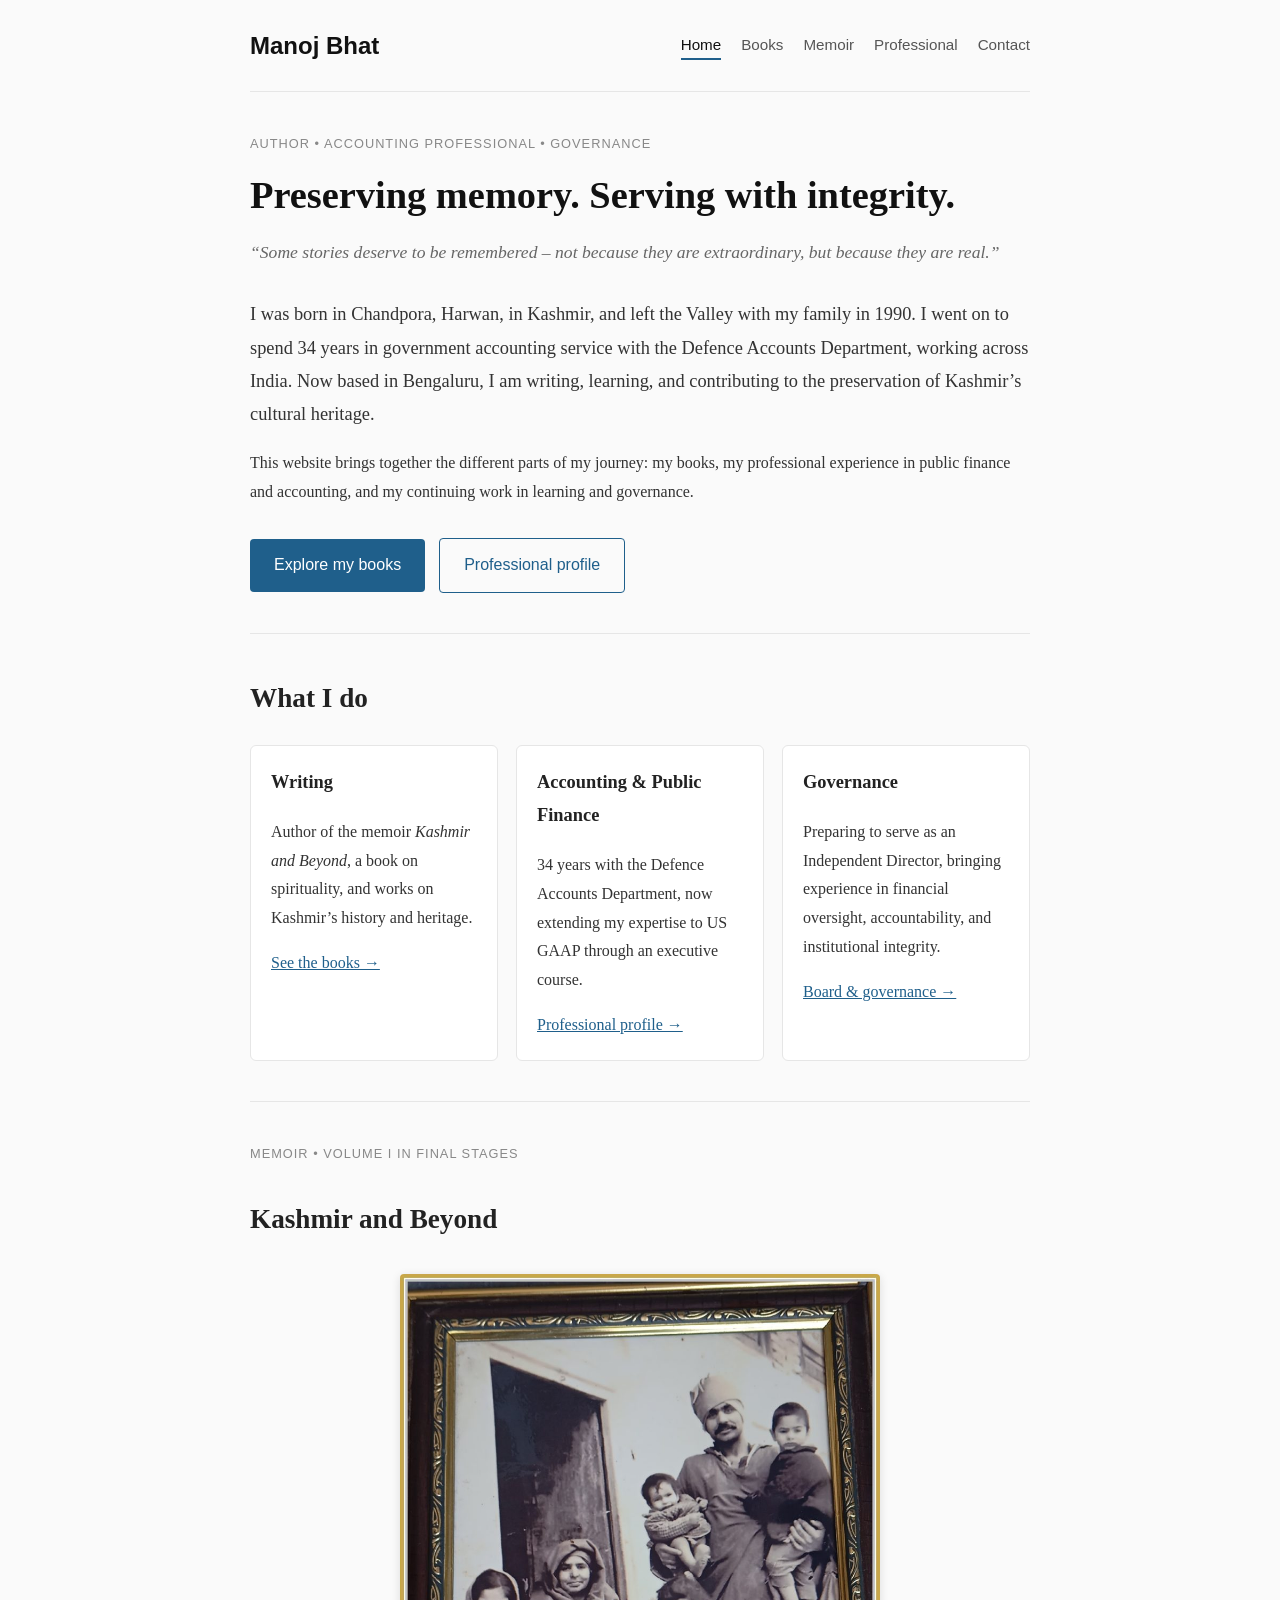
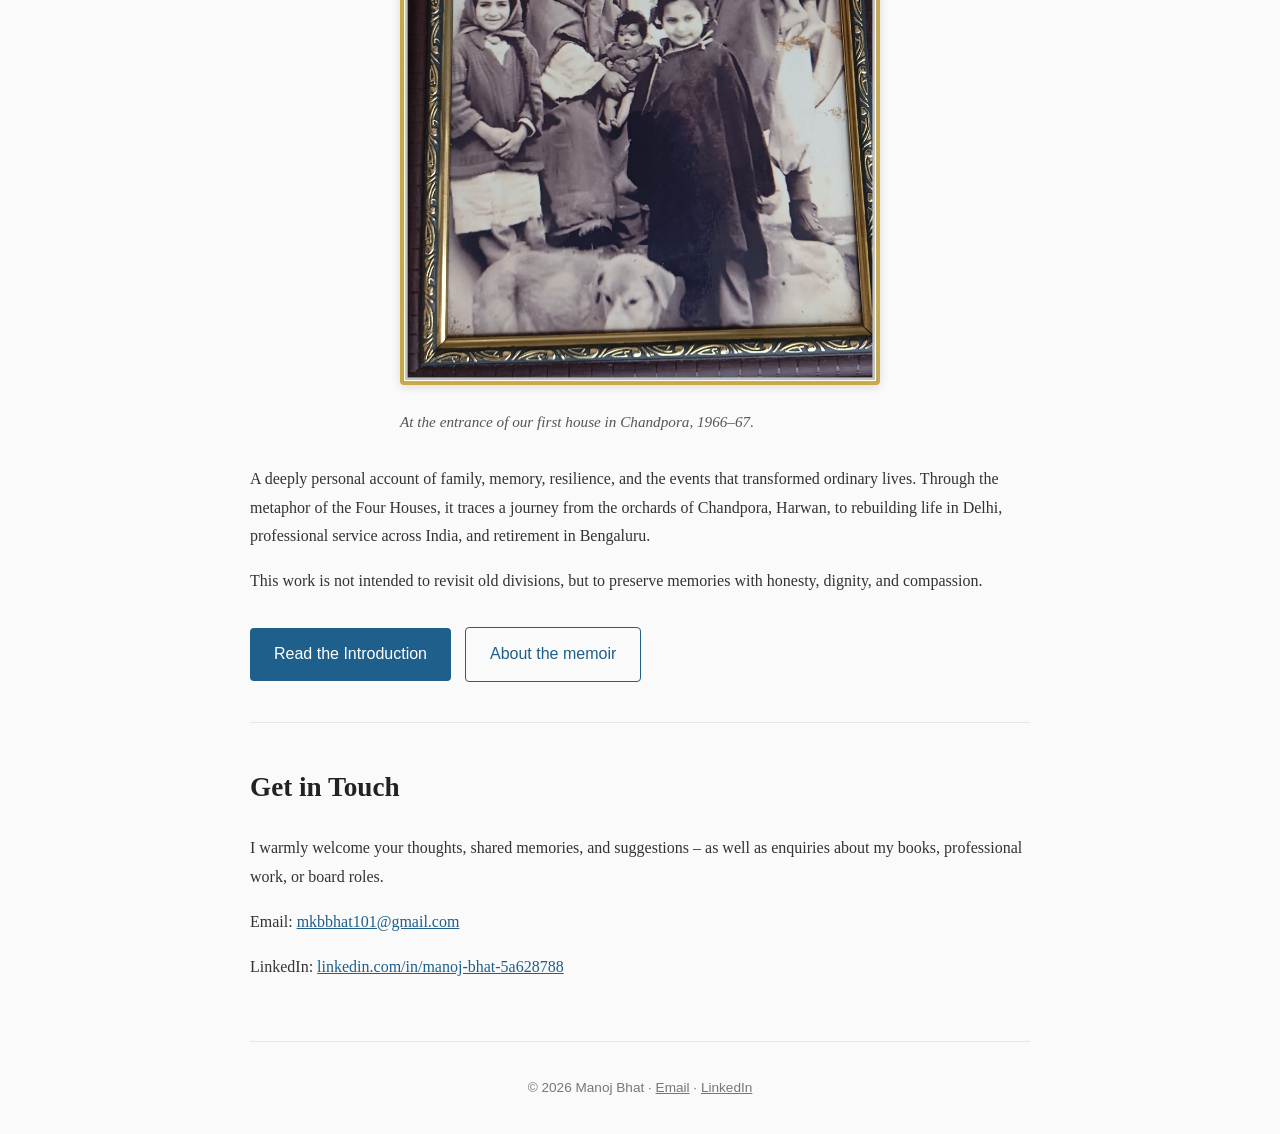
<file: index.html>
<!DOCTYPE html>
<html lang="en">
<head>
    <meta charset="UTF-8">
    <meta name="viewport" content="width=device-width, initial-scale=1.0">
    <title>Manoj Bhat | Kashmir and Beyond</title>
    <meta name="description" content="Manoj Bhat's personal website: the memoir Kashmir and Beyond, a book on spirituality, research on Kashmir's heritage, and a professional profile in government accounting and governance.">
    <meta property="og:title" content="Manoj Bhat | Kashmir and Beyond">
    <meta property="og:description" content="A memoir of family, memory and resilience, from Chandpora, Harwan, to a life of service across India.">
    <meta property="og:url" content="https://mkbbhat101-sys.github.io/">
    <meta property="og:type" content="website">
    <link rel="stylesheet" href="style.css">
</head>
<body>

    <header>
        <a href="index.html" class="logo">Manoj Bhat</a>
        <nav>
            <a href="index.html" aria-current="page">Home</a>
            <a href="books.html">Books</a>
            <a href="writing.html">Memoir</a>
            <a href="professional.html">Professional</a>
            <a href="#contact">Contact</a>
        </nav>
    </header>

    <main>
        <section id="about">
            <div class="meta">Author • Accounting Professional • Governance</div>
            <h1>Preserving memory. Serving with integrity.</h1>
            <p class="tagline">“Some stories deserve to be remembered – not because they are extraordinary, but because they are real.”</p>

            <p class="lead">I was born in Chandpora, Harwan, in Kashmir, and left the Valley with my family in 1990. I went on to spend 34 years in government accounting service with the Defence Accounts Department, working across India. Now based in Bengaluru, I am writing, learning, and contributing to the preservation of Kashmir’s cultural heritage.</p>

            <p>This website brings together the different parts of my journey: my books, my professional experience in public finance and accounting, and my continuing work in learning and governance.</p>

            <a href="books.html" class="btn">Explore my books</a>
            <a href="professional.html" class="btn secondary">Professional profile</a>
        </section>

        <hr>

        <section id="highlights">
            <h2>What I do</h2>
            <div class="cards">
                <div class="card">
                    <h3>Writing</h3>
                    <p>Author of the memoir <em>Kashmir and Beyond</em>, a book on spirituality, and works on Kashmir’s history and heritage.</p>
                    <p><a href="books.html">See the books →</a></p>
                </div>
                <div class="card">
                    <h3>Accounting &amp; Public Finance</h3>
                    <p>34 years with the Defence Accounts Department, now extending my expertise to US GAAP through an executive course.</p>
                    <p><a href="professional.html">Professional profile →</a></p>
                </div>
                <div class="card">
                    <h3>Governance</h3>
                    <p>Preparing to serve as an Independent Director, bringing experience in financial oversight, accountability, and institutional integrity.</p>
                    <p><a href="professional.html#governance">Board &amp; governance →</a></p>
                </div>
            </div>
        </section>

        <hr>

        <section id="memoir">
            <div class="meta">Memoir • Volume I in final stages</div>
            <h2>Kashmir and Beyond</h2>
            <figure class="photo">
                <a href="writing.html"><img src="images/family-chandpora.jpg" width="900" height="1334" loading="lazy"
                     alt="Black-and-white family photograph from Chandpora, 1966–67, taken at the entrance of the family’s first house."></a>
                <figcaption>At the entrance of our first house in Chandpora, 1966–67.</figcaption>
            </figure>
            <p>A deeply personal account of family, memory, resilience, and the events that transformed ordinary lives. Through the metaphor of the Four Houses, it traces a journey from the orchards of Chandpora, Harwan, to rebuilding life in Delhi, professional service across India, and retirement in Bengaluru.</p>
            <p>This work is not intended to revisit old divisions, but to preserve memories with honesty, dignity, and compassion.</p>
            <a href="introduction.html" class="btn">Read the Introduction</a>
            <a href="writing.html" class="btn secondary">About the memoir</a>
        </section>

        <hr>

        <section id="contact">
            <h2>Get in Touch</h2>
            <p>I warmly welcome your thoughts, shared memories, and suggestions – as well as enquiries about my books, professional work, or board roles.</p>
            <p>Email: <a href="mailto:mkbbhat101@gmail.com">mkbbhat101@gmail.com</a></p>
            <p>LinkedIn: <a href="https://www.linkedin.com/in/manoj-bhat-5a628788" target="_blank" rel="noopener">linkedin.com/in/manoj-bhat-5a628788</a></p>
            <!-- Add more profile links here once available, e.g.:
            <p>Upwork: <a href="https://www.upwork.com/freelancers/YOUR-PROFILE">Upwork profile</a></p>
            <p>Fiverr: <a href="https://www.fiverr.com/YOUR-PROFILE">Fiverr profile</a></p>
            -->
        </section>
    </main>

    <footer>
        <p>© 2026 Manoj Bhat · <a href="mailto:mkbbhat101@gmail.com">Email</a> · <a href="https://www.linkedin.com/in/manoj-bhat-5a628788" target="_blank" rel="noopener">LinkedIn</a></p>
    </footer>

</body>
</html>
</file>
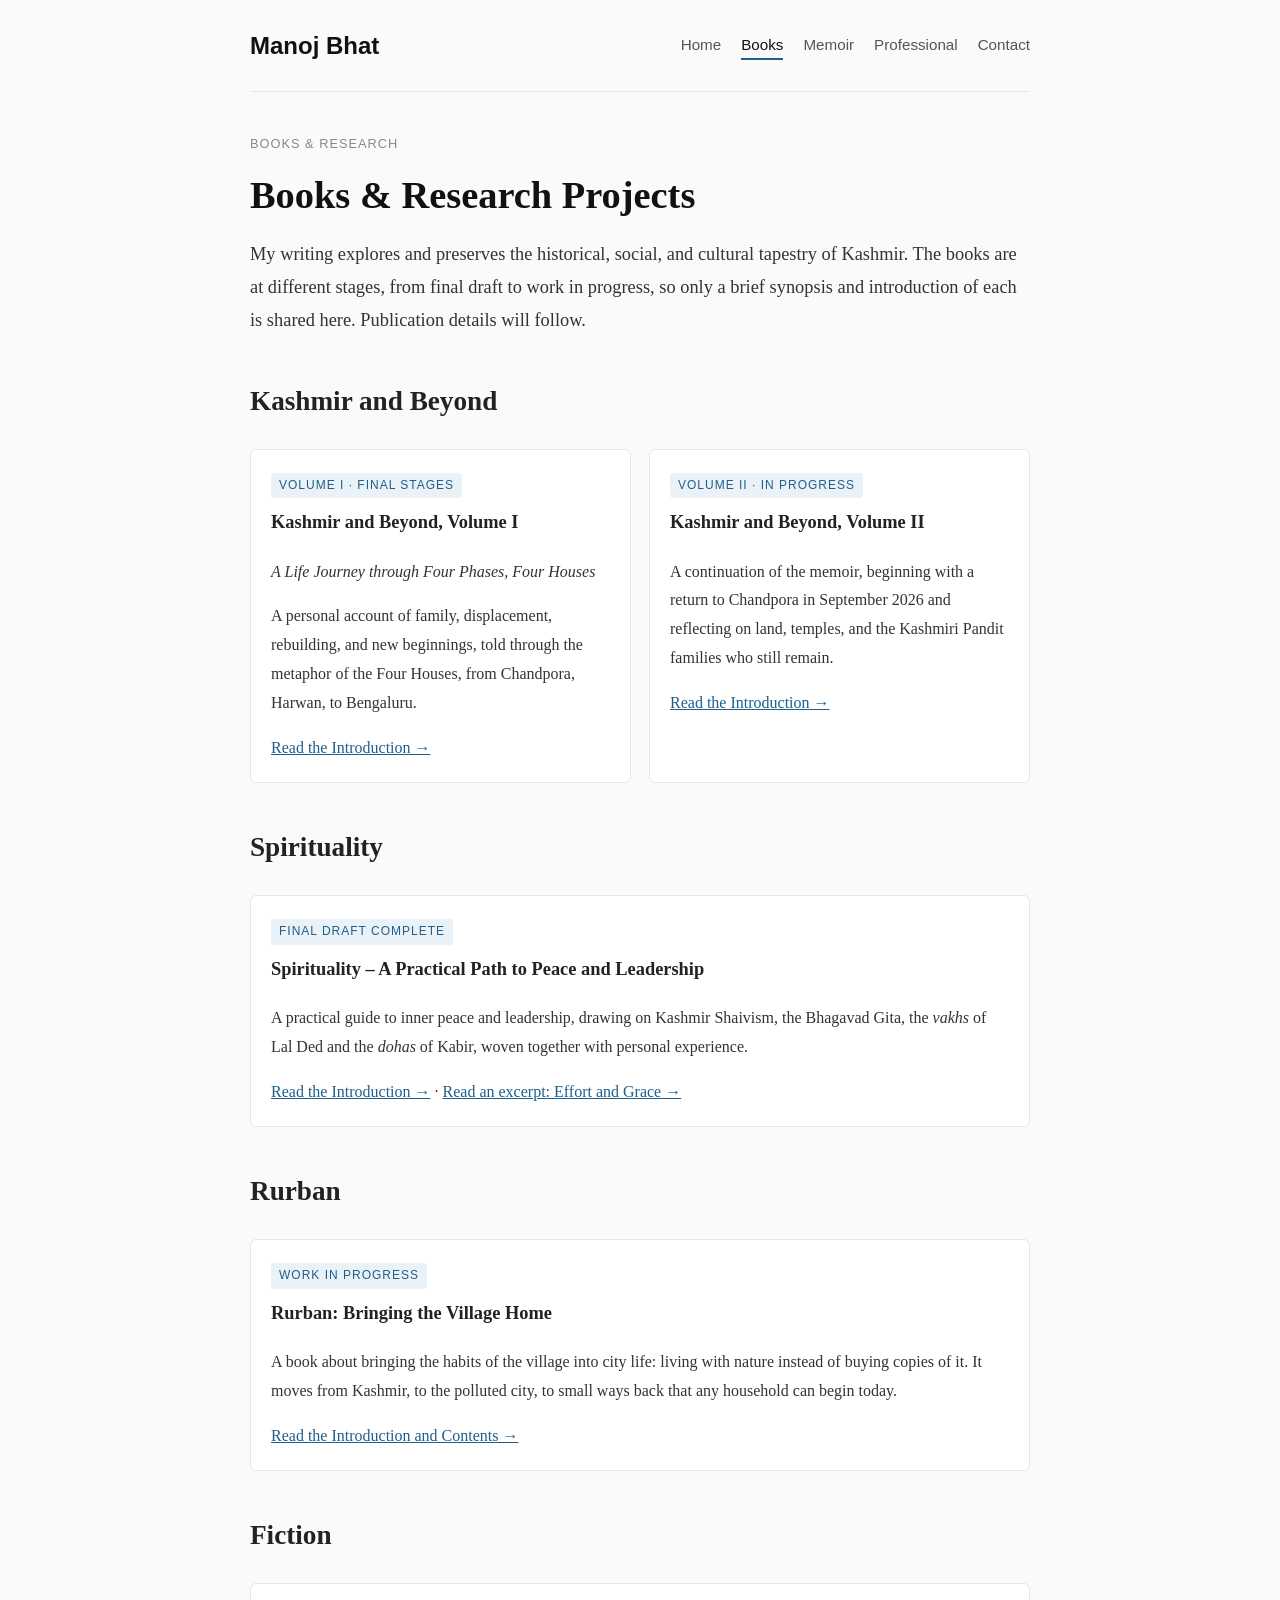
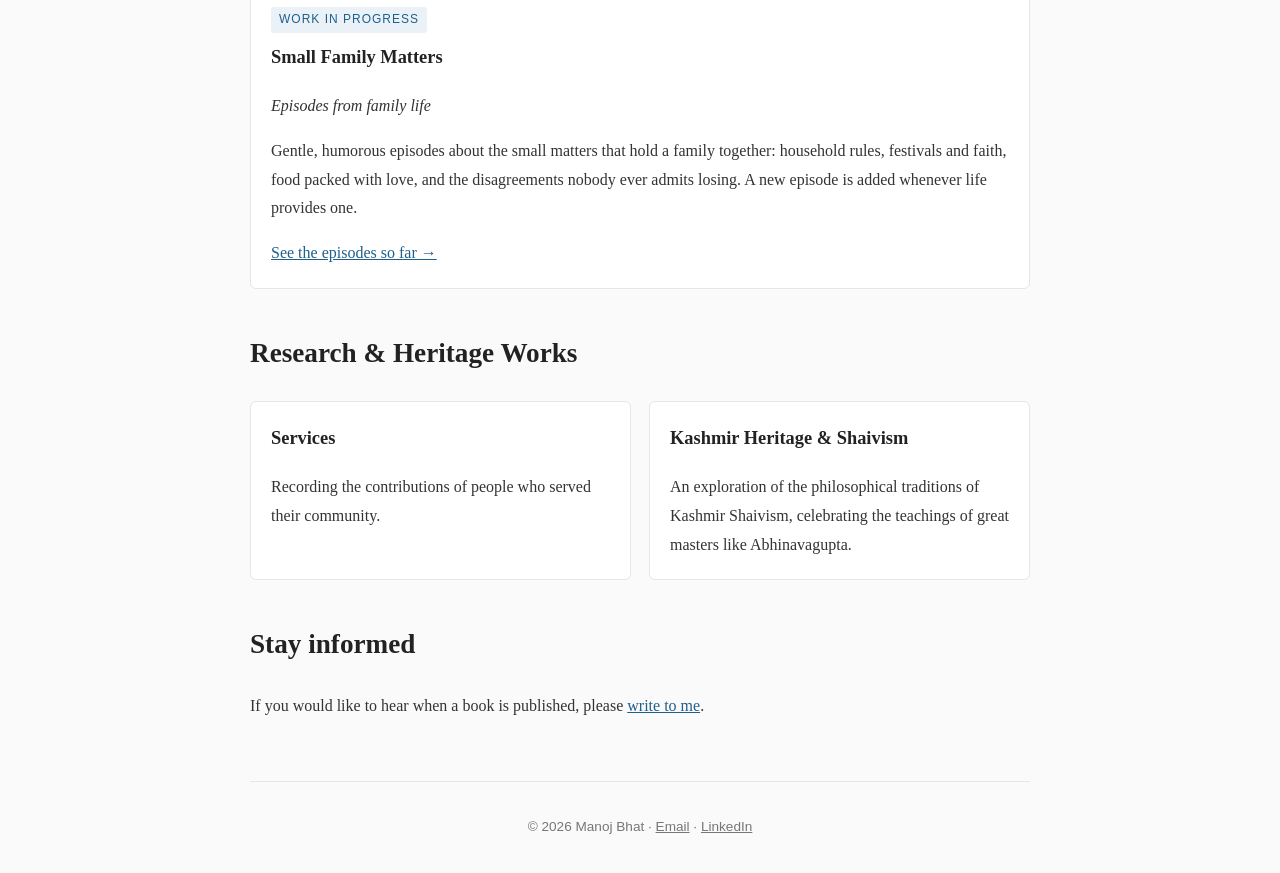
<file: books.html>
<!DOCTYPE html>
<html lang="en">
<head>
    <meta charset="UTF-8">
    <meta name="viewport" content="width=device-width, initial-scale=1.0">
    <title>Books &amp; Research | Manoj Bhat</title>
    <meta name="description" content="Books by Manoj Bhat: the memoir Kashmir and Beyond (Volumes I and II), Spirituality: A Practical Path to Peace and Leadership, and research on Kashmir's heritage and Kashmir Shaivism.">
    <link rel="stylesheet" href="style.css">
</head>
<body>

    <header>
        <a href="index.html" class="logo">Manoj Bhat</a>
        <nav>
            <a href="index.html">Home</a>
            <a href="books.html" aria-current="page">Books</a>
            <a href="writing.html">Memoir</a>
            <a href="professional.html">Professional</a>
            <a href="index.html#contact">Contact</a>
        </nav>
    </header>

    <main>
        <section>
            <div class="meta">Books &amp; Research</div>
            <h1>Books &amp; Research Projects</h1>
            <p class="lead">My writing explores and preserves the historical, social, and cultural tapestry of Kashmir. The books are at different stages, from final draft to work in progress, so only a brief synopsis and introduction of each is shared here. Publication details will follow.</p>
        </section>

        <section id="memoir">
            <h2>Kashmir and Beyond</h2>
            <div class="cards">
                <div class="card">
                    <span class="status">Volume I · Final stages</span>
                    <h3>Kashmir and Beyond, Volume I</h3>
                    <p><em>A Life Journey through Four Phases, Four Houses</em></p>
                    <p>A personal account of family, displacement, rebuilding, and new beginnings, told through the metaphor of the Four Houses, from Chandpora, Harwan, to Bengaluru.</p>
                    <p><a href="introduction.html">Read the Introduction →</a></p>
                </div>
                <div class="card">
                    <span class="status">Volume II · In progress</span>
                    <h3>Kashmir and Beyond, Volume II</h3>
                    <p>A continuation of the memoir, beginning with a return to Chandpora in September 2026 and reflecting on land, temples, and the Kashmiri Pandit families who still remain.</p>
                    <p><a href="volume-2-introduction.html">Read the Introduction →</a></p>
                </div>
            </div>
        </section>

        <section id="spirituality">
            <h2>Spirituality</h2>
            <div class="card">
                <span class="status">Final draft complete</span>
                <h3>Spirituality – A Practical Path to Peace and Leadership</h3>
                <p>A practical guide to inner peace and leadership, drawing on Kashmir Shaivism, the Bhagavad Gita, the <em>vakhs</em> of Lal Ded and the <em>dohas</em> of Kabir, woven together with personal experience.</p>
                <p><a href="spirituality-introduction.html">Read the Introduction →</a> · <a href="effort-and-grace.html">Read an excerpt: Effort and Grace →</a></p>
            </div>
        </section>

        <section id="rurban">
            <h2>Rurban</h2>
            <div class="card">
                <span class="status">Work in progress</span>
                <h3>Rurban: Bringing the Village Home</h3>
                <p>A book about bringing the habits of the village into city life: living with nature instead of buying copies of it. It moves from Kashmir, to the polluted city, to small ways back that any household can begin today.</p>
                <p><a href="rurban-introduction.html">Read the Introduction and Contents →</a></p>
            </div>
        </section>

        <section id="fiction">
            <h2>Fiction</h2>
            <div class="card">
                <span class="status">Work in progress</span>
                <h3>Small Family Matters</h3>
                <p><em>Episodes from family life</em></p>
                <p>Gentle, humorous episodes about the small matters that hold a family together: household rules, festivals and faith, food packed with love, and the disagreements nobody ever admits losing. A new episode is added whenever life provides one.</p>
                <p><a href="small-family-matters.html">See the episodes so far →</a></p>
            </div>
        </section>

        <section id="research">
            <h2>Research &amp; Heritage Works</h2>
            <div class="cards">
                <div class="card">
                    <h3>Services</h3>
                    <p>Recording the contributions of people who served their community.</p>
                </div>
                <div class="card">
                    <h3>Kashmir Heritage &amp; Shaivism</h3>
                    <p>An exploration of the philosophical traditions of Kashmir Shaivism, celebrating the teachings of great masters like Abhinavagupta.</p>
                </div>
            </div>
        </section>

        <section>
            <h2>Stay informed</h2>
            <p>If you would like to hear when a book is published, please <a href="mailto:mkbbhat101@gmail.com">write to me</a>.</p>
        </section>
    </main>

    <footer>
        <p>© 2026 Manoj Bhat · <a href="mailto:mkbbhat101@gmail.com">Email</a> · <a href="https://www.linkedin.com/in/manoj-bhat-5a628788" target="_blank" rel="noopener">LinkedIn</a></p>
    </footer>

</body>
</html>
</file>
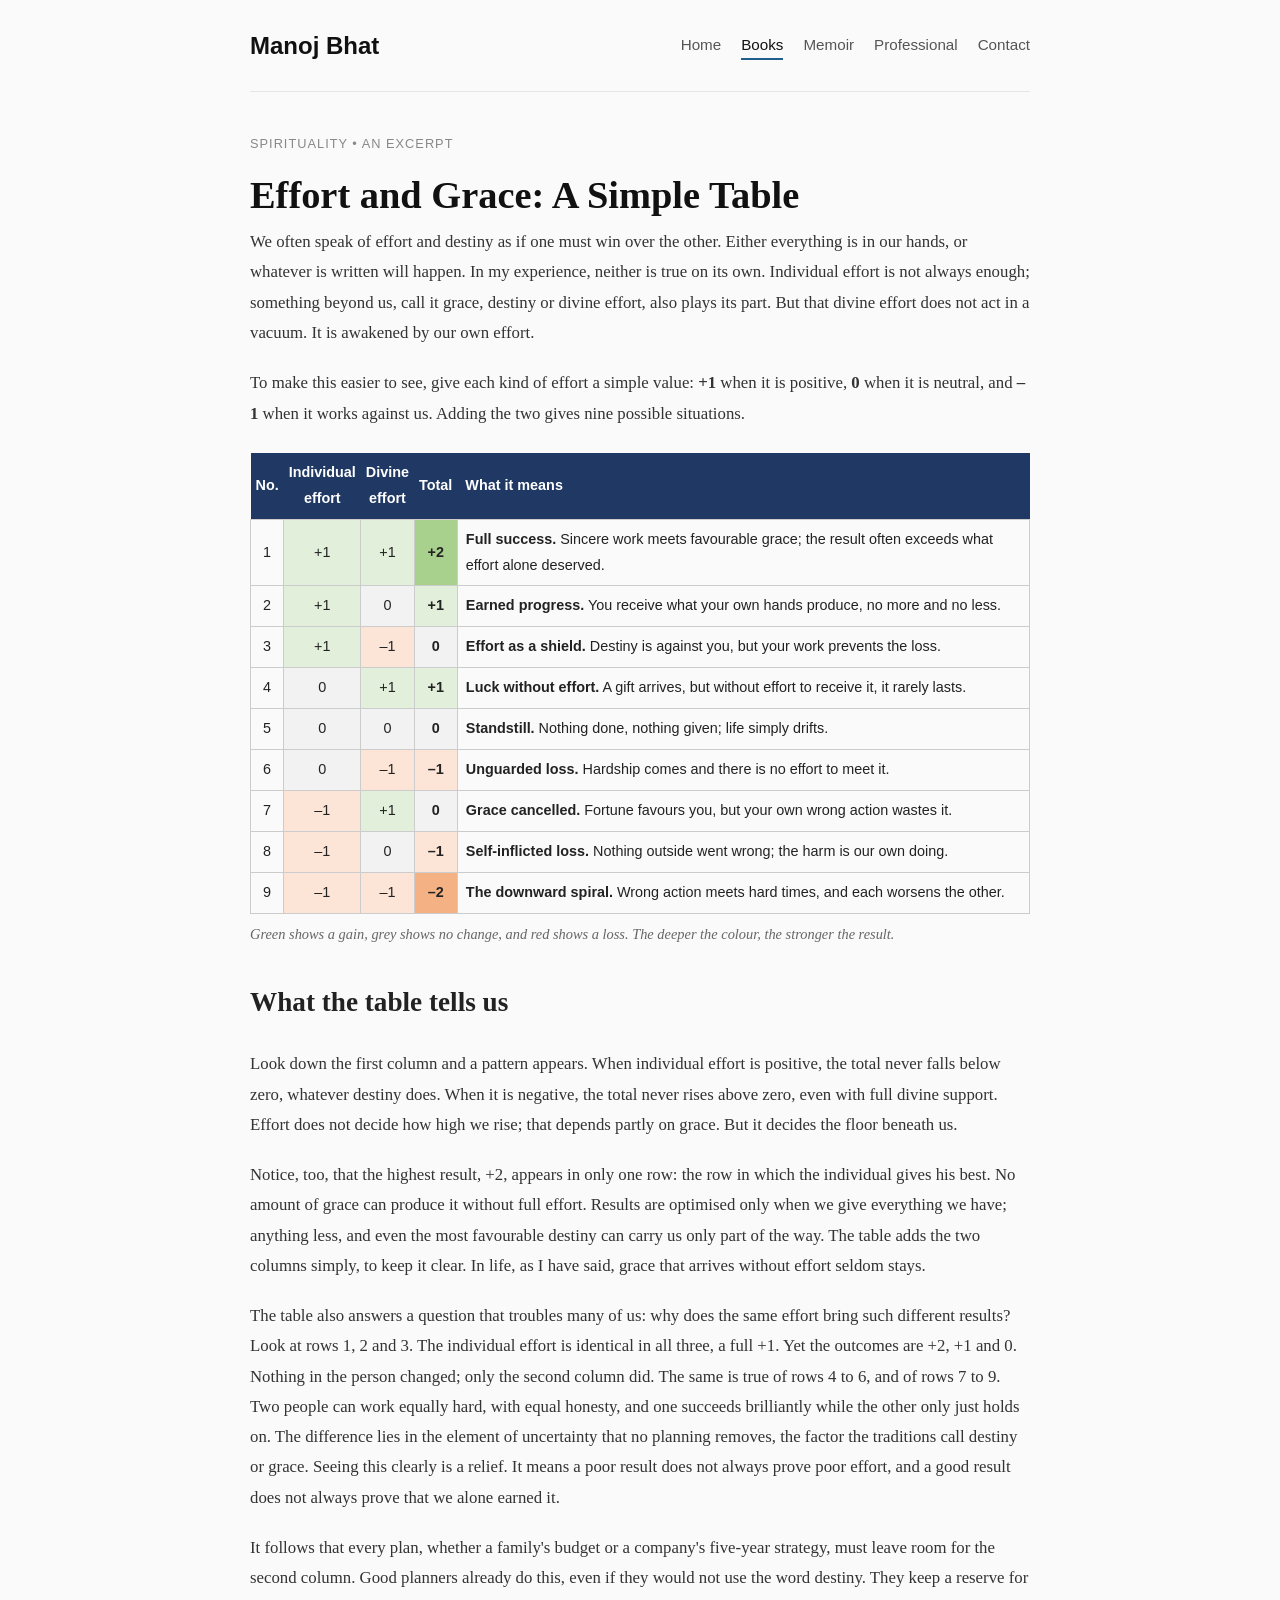
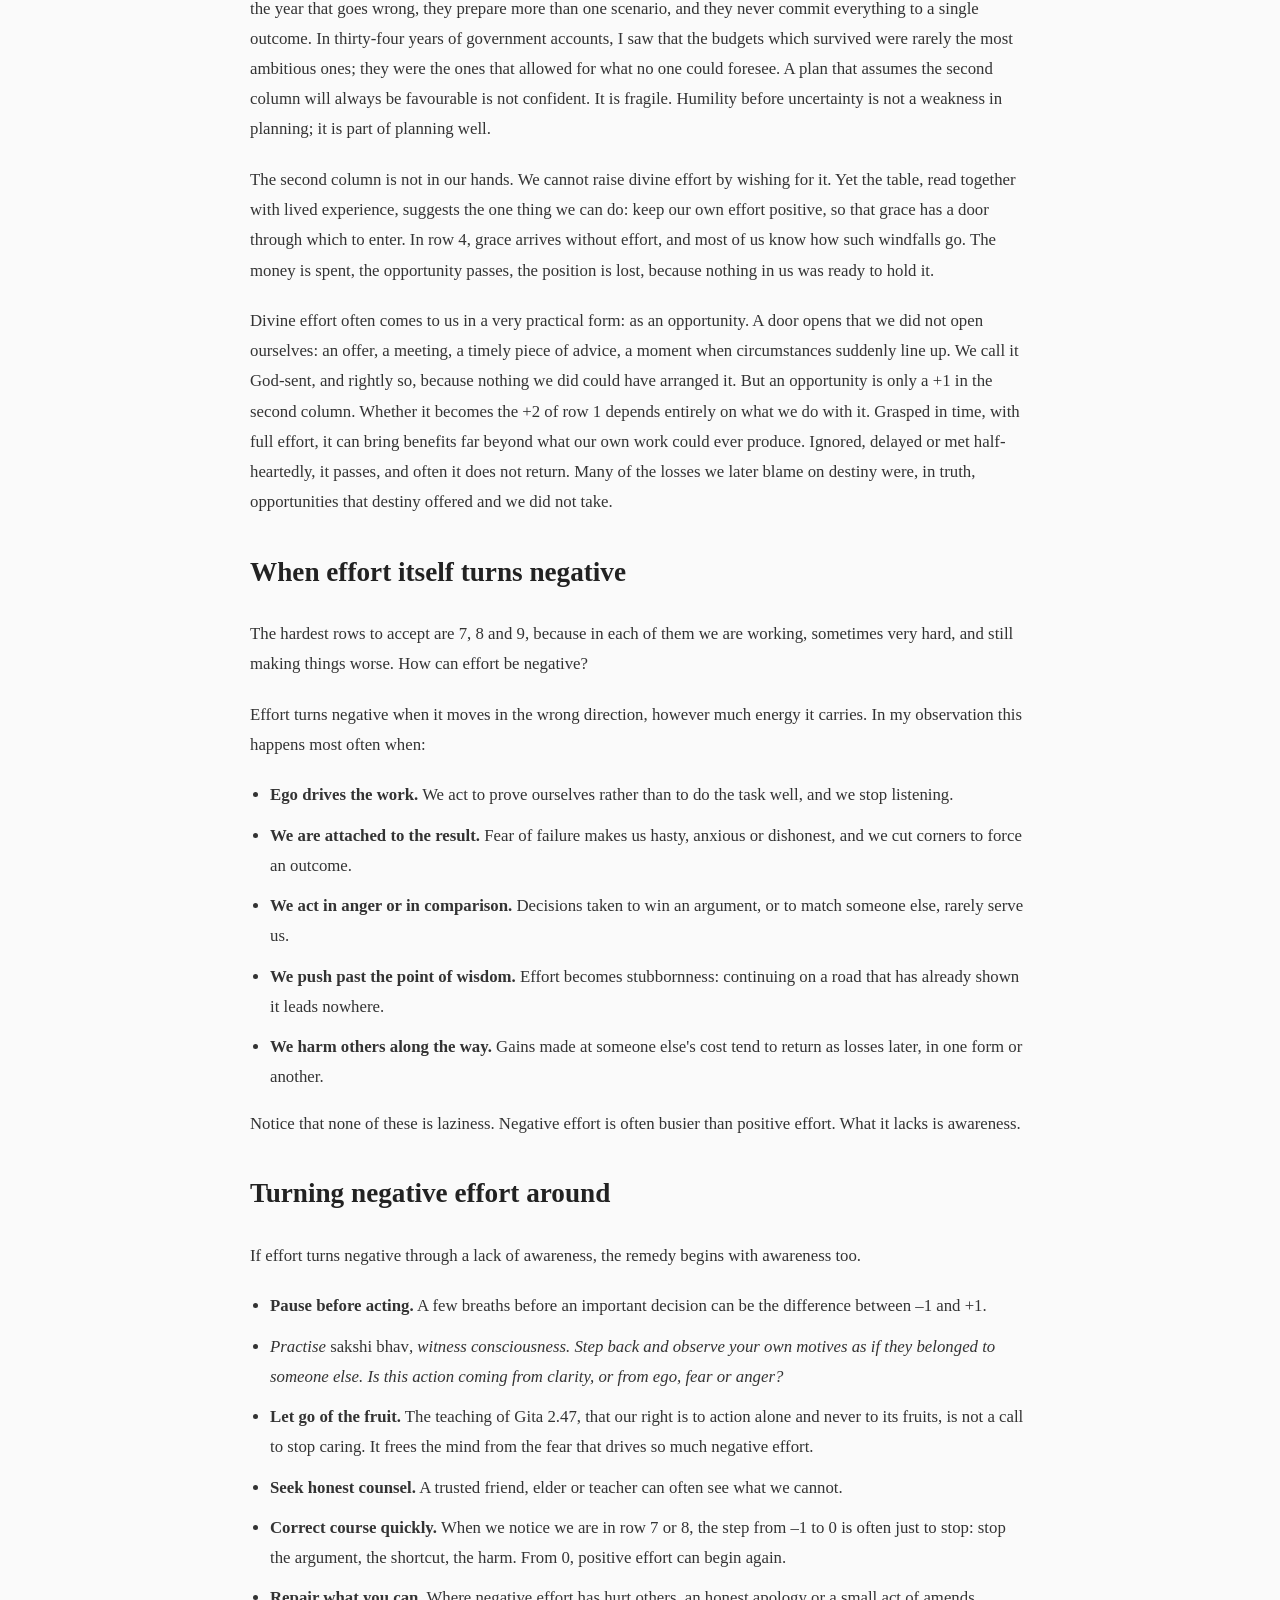
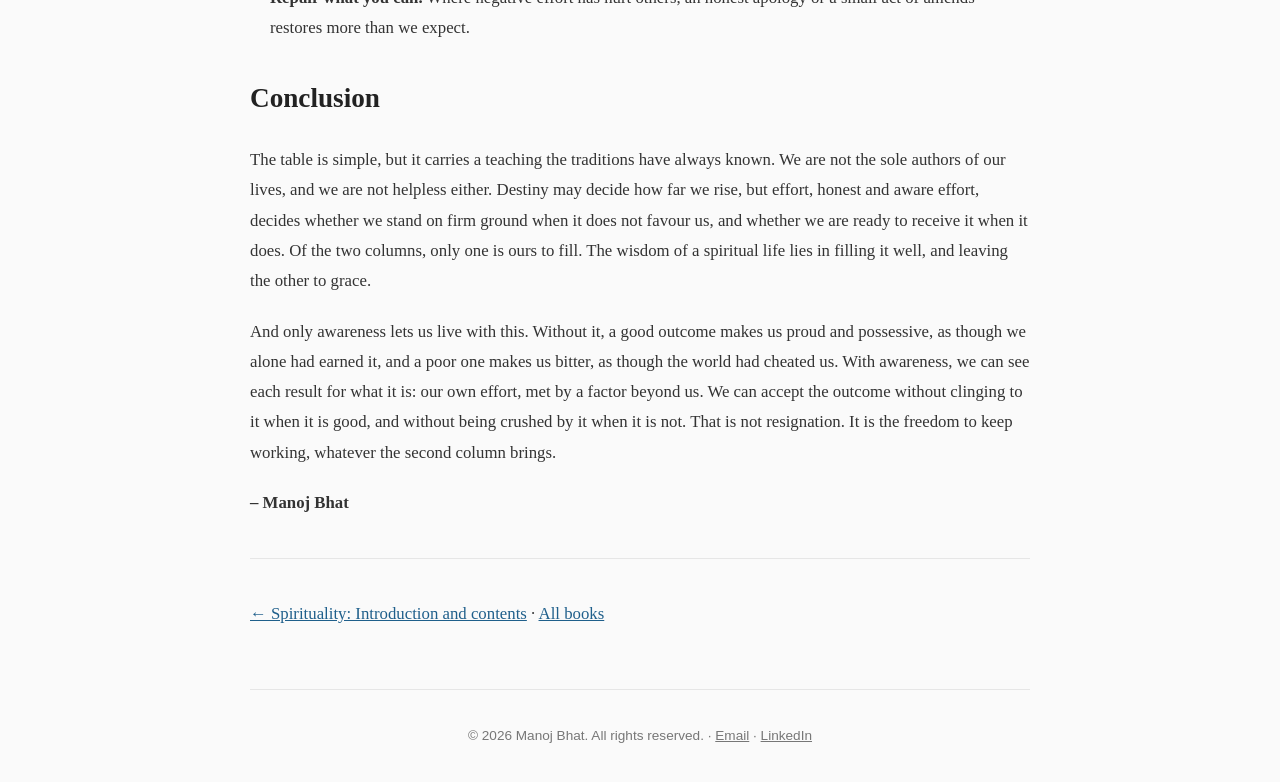
<file: effort-and-grace.html>
<!DOCTYPE html>
<html lang="en">
<head>
    <meta charset="UTF-8">
    <meta name="viewport" content="width=device-width, initial-scale=1.0">
    <title>Effort and Grace | Manoj Bhat</title>
    <meta name="description" content="Effort and Grace: a simple table of individual effort and divine effort, and what it teaches about outcomes, uncertainty and awareness. An excerpt from Manoj Bhat's book on practical spirituality.">
    <link rel="stylesheet" href="style.css">
    <style>
        .tablewrap { overflow-x: auto; margin: 24px 0 8px; }
        table.effort { border-collapse: collapse; width: 100%; font-family: var(--sans); font-size: 0.9rem; }
        table.effort th { background: #1F3864; color: #fff; padding: 8px; font-weight: 600; text-align: center; }
        table.effort td { border: 1px solid #ccc; padding: 7px 8px; text-align: center; color: #222; }
        table.effort .desc { text-align: left; min-width: 190px; }
        table.effort th:not(.desc), table.effort td:not(.desc) { width: 1%; padding: 7px 5px; }
        @media (max-width: 480px) { table.effort { font-size: 0.8rem; } }
        table.effort .tot { font-weight: 700; }
        .g2 { background: #A9D18E; } .g1 { background: #E2EFDA; } .n0 { background: #F2F2F2; } .r1 { background: #FCE4D6; } .r2 { background: #F4B183; }
        p.legend { font-style: italic; font-size: 0.9rem; color: #666; margin-top: 4px; }
    </style>
</head>
<body>
    <header>
        <a href="index.html" class="logo">Manoj Bhat</a>
        <nav>
            <a href="index.html">Home</a>
            <a href="books.html" aria-current="page">Books</a>
            <a href="writing.html">Memoir</a>
            <a href="professional.html">Professional</a>
            <a href="index.html#contact">Contact</a>
        </nav>
    </header>
    <main class="reading">
    <div class="meta">Spirituality • An excerpt</div>
    <h1>Effort and Grace: A Simple Table</h1>
    <p>We often speak of effort and destiny as if one must win over the other. Either everything is in our hands, or whatever is written will happen. In my experience, neither is true on its own. Individual effort is not always enough; something beyond us, call it grace, destiny or divine effort, also plays its part. But that divine effort does not act in a vacuum. It is awakened by our own effort.</p>
    <p>To make this easier to see, give each kind of effort a simple value: <strong>+1</strong> when it is positive, <strong>0</strong> when it is neutral, and <strong>–1</strong> when it works against us. Adding the two gives nine possible situations.</p>
    <div class="tablewrap"><table class="effort">
      <thead><tr><th>No.</th><th>Individual effort</th><th>Divine effort</th><th>Total</th><th class="desc">What it means</th></tr></thead>
      <tbody><tr><td>1</td><td class="g1">+1</td><td class="g1">+1</td><td class="g2 tot">+2</td><td class="desc"><strong>Full success.</strong> Sincere work meets favourable grace; the result often exceeds what effort alone deserved.</td></tr><tr><td>2</td><td class="g1">+1</td><td class="n0">0</td><td class="g1 tot">+1</td><td class="desc"><strong>Earned progress.</strong> You receive what your own hands produce, no more and no less.</td></tr><tr><td>3</td><td class="g1">+1</td><td class="r1">–1</td><td class="n0 tot">0</td><td class="desc"><strong>Effort as a shield.</strong> Destiny is against you, but your work prevents the loss.</td></tr><tr><td>4</td><td class="n0">0</td><td class="g1">+1</td><td class="g1 tot">+1</td><td class="desc"><strong>Luck without effort.</strong> A gift arrives, but without effort to receive it, it rarely lasts.</td></tr><tr><td>5</td><td class="n0">0</td><td class="n0">0</td><td class="n0 tot">0</td><td class="desc"><strong>Standstill.</strong> Nothing done, nothing given; life simply drifts.</td></tr><tr><td>6</td><td class="n0">0</td><td class="r1">–1</td><td class="r1 tot">–1</td><td class="desc"><strong>Unguarded loss.</strong> Hardship comes and there is no effort to meet it.</td></tr><tr><td>7</td><td class="r1">–1</td><td class="g1">+1</td><td class="n0 tot">0</td><td class="desc"><strong>Grace cancelled.</strong> Fortune favours you, but your own wrong action wastes it.</td></tr><tr><td>8</td><td class="r1">–1</td><td class="n0">0</td><td class="r1 tot">–1</td><td class="desc"><strong>Self-inflicted loss.</strong> Nothing outside went wrong; the harm is our own doing.</td></tr><tr><td>9</td><td class="r1">–1</td><td class="r1">–1</td><td class="r2 tot">–2</td><td class="desc"><strong>The downward spiral.</strong> Wrong action meets hard times, and each worsens the other.</td></tr></tbody>
    </table></div>
    <p class="legend"><em>Green shows a gain, grey shows no change, and red shows a loss. The deeper the colour, the stronger the result.</em></p>
    <h2>What the table tells us</h2>
    <p>Look down the first column and a pattern appears. When individual effort is positive, the total never falls below zero, whatever destiny does. When it is negative, the total never rises above zero, even with full divine support. Effort does not decide how high we rise; that depends partly on grace. But it decides the floor beneath us.</p>
    <p>Notice, too, that the highest result, +2, appears in only one row: the row in which the individual gives his best. No amount of grace can produce it without full effort. Results are optimised only when we give everything we have; anything less, and even the most favourable destiny can carry us only part of the way. The table adds the two columns simply, to keep it clear. In life, as I have said, grace that arrives without effort seldom stays.</p>
    <p>The table also answers a question that troubles many of us: why does the same effort bring such different results? Look at rows 1, 2 and 3. The individual effort is identical in all three, a full +1. Yet the outcomes are +2, +1 and 0. Nothing in the person changed; only the second column did. The same is true of rows 4 to 6, and of rows 7 to 9. Two people can work equally hard, with equal honesty, and one succeeds brilliantly while the other only just holds on. The difference lies in the element of uncertainty that no planning removes, the factor the traditions call destiny or grace. Seeing this clearly is a relief. It means a poor result does not always prove poor effort, and a good result does not always prove that we alone earned it.</p>
    <p>It follows that every plan, whether a family's budget or a company's five-year strategy, must leave room for the second column. Good planners already do this, even if they would not use the word destiny. They keep a reserve for the year that goes wrong, they prepare more than one scenario, and they never commit everything to a single outcome. In thirty-four years of government accounts, I saw that the budgets which survived were rarely the most ambitious ones; they were the ones that allowed for what no one could foresee. A plan that assumes the second column will always be favourable is not confident. It is fragile. Humility before uncertainty is not a weakness in planning; it is part of planning well.</p>
    <p>The second column is not in our hands. We cannot raise divine effort by wishing for it. Yet the table, read together with lived experience, suggests the one thing we can do: keep our own effort positive, so that grace has a door through which to enter. In row 4, grace arrives without effort, and most of us know how such windfalls go. The money is spent, the opportunity passes, the position is lost, because nothing in us was ready to hold it.</p>
    <p>Divine effort often comes to us in a very practical form: as an opportunity. A door opens that we did not open ourselves: an offer, a meeting, a timely piece of advice, a moment when circumstances suddenly line up. We call it God-sent, and rightly so, because nothing we did could have arranged it. But an opportunity is only a +1 in the second column. Whether it becomes the +2 of row 1 depends entirely on what we do with it. Grasped in time, with full effort, it can bring benefits far beyond what our own work could ever produce. Ignored, delayed or met half-heartedly, it passes, and often it does not return. Many of the losses we later blame on destiny were, in truth, opportunities that destiny offered and we did not take.</p>
    <h2>When effort itself turns negative</h2>
    <p>The hardest rows to accept are 7, 8 and 9, because in each of them we are working, sometimes very hard, and still making things worse. How can effort be negative?</p>
    <p>Effort turns negative when it moves in the wrong direction, however much energy it carries. In my observation this happens most often when:</p>
    <ul>
      <li><strong>Ego drives the work.</strong> We act to prove ourselves rather than to do the task well, and we stop listening.</li>
      <li><strong>We are attached to the result.</strong> Fear of failure makes us hasty, anxious or dishonest, and we cut corners to force an outcome.</li>
      <li><strong>We act in anger or in comparison.</strong> Decisions taken to win an argument, or to match someone else, rarely serve us.</li>
      <li><strong>We push past the point of wisdom.</strong> Effort becomes stubbornness: continuing on a road that has already shown it leads nowhere.</li>
      <li><strong>We harm others along the way.</strong> Gains made at someone else's cost tend to return as losses later, in one form or another.</li>
    </ul>
    <p>Notice that none of these is laziness. Negative effort is often busier than positive effort. What it lacks is awareness.</p>
    <h2>Turning negative effort around</h2>
    <p>If effort turns negative through a lack of awareness, the remedy begins with awareness too.</p>
    <ul>
      <li><strong>Pause before acting.</strong> A few breaths before an important decision can be the difference between –1 and +1.</li>
      <li><em>Practise </em>sakshi bhav<em>, witness consciousness. Step back and observe your own motives as if they belonged to someone else. Is this action coming from clarity, or from ego, fear or anger?</em></li>
      <li><strong>Let go of the fruit.</strong> The teaching of Gita 2.47, that our right is to action alone and never to its fruits, is not a call to stop caring. It frees the mind from the fear that drives so much negative effort.</li>
      <li><strong>Seek honest counsel.</strong> A trusted friend, elder or teacher can often see what we cannot.</li>
      <li><strong>Correct course quickly.</strong> When we notice we are in row 7 or 8, the step from –1 to 0 is often just to stop: stop the argument, the shortcut, the harm. From 0, positive effort can begin again.</li>
      <li><strong>Repair what you can.</strong> Where negative effort has hurt others, an honest apology or a small act of amends restores more than we expect.</li>
    </ul>
    <h2>Conclusion</h2>
    <p>The table is simple, but it carries a teaching the traditions have always known. We are not the sole authors of our lives, and we are not helpless either. Destiny may decide how far we rise, but effort, honest and aware effort, decides whether we stand on firm ground when it does not favour us, and whether we are ready to receive it when it does. Of the two columns, only one is ours to fill. The wisdom of a spiritual life lies in filling it well, and leaving the other to grace.</p>
    <p>And only awareness lets us live with this. Without it, a good outcome makes us proud and possessive, as though we alone had earned it, and a poor one makes us bitter, as though the world had cheated us. With awareness, we can see each result for what it is: our own effort, met by a factor beyond us. We can accept the outcome without clinging to it when it is good, and without being crushed by it when it is not. That is not resignation. It is the freedom to keep working, whatever the second column brings.</p>
    <p><strong>– Manoj Bhat</strong></p>
        <hr>
        <p><a href="spirituality-introduction.html">← Spirituality: Introduction and contents</a> · <a href="books.html">All books</a></p>
    </main>

    <footer>
        <p>© 2026 Manoj Bhat. All rights reserved. · <a href="mailto:mkbbhat101@gmail.com">Email</a> · <a href="https://www.linkedin.com/in/manoj-bhat-5a628788" target="_blank" rel="noopener">LinkedIn</a></p>
    </footer>
</body>
</html>
</file>
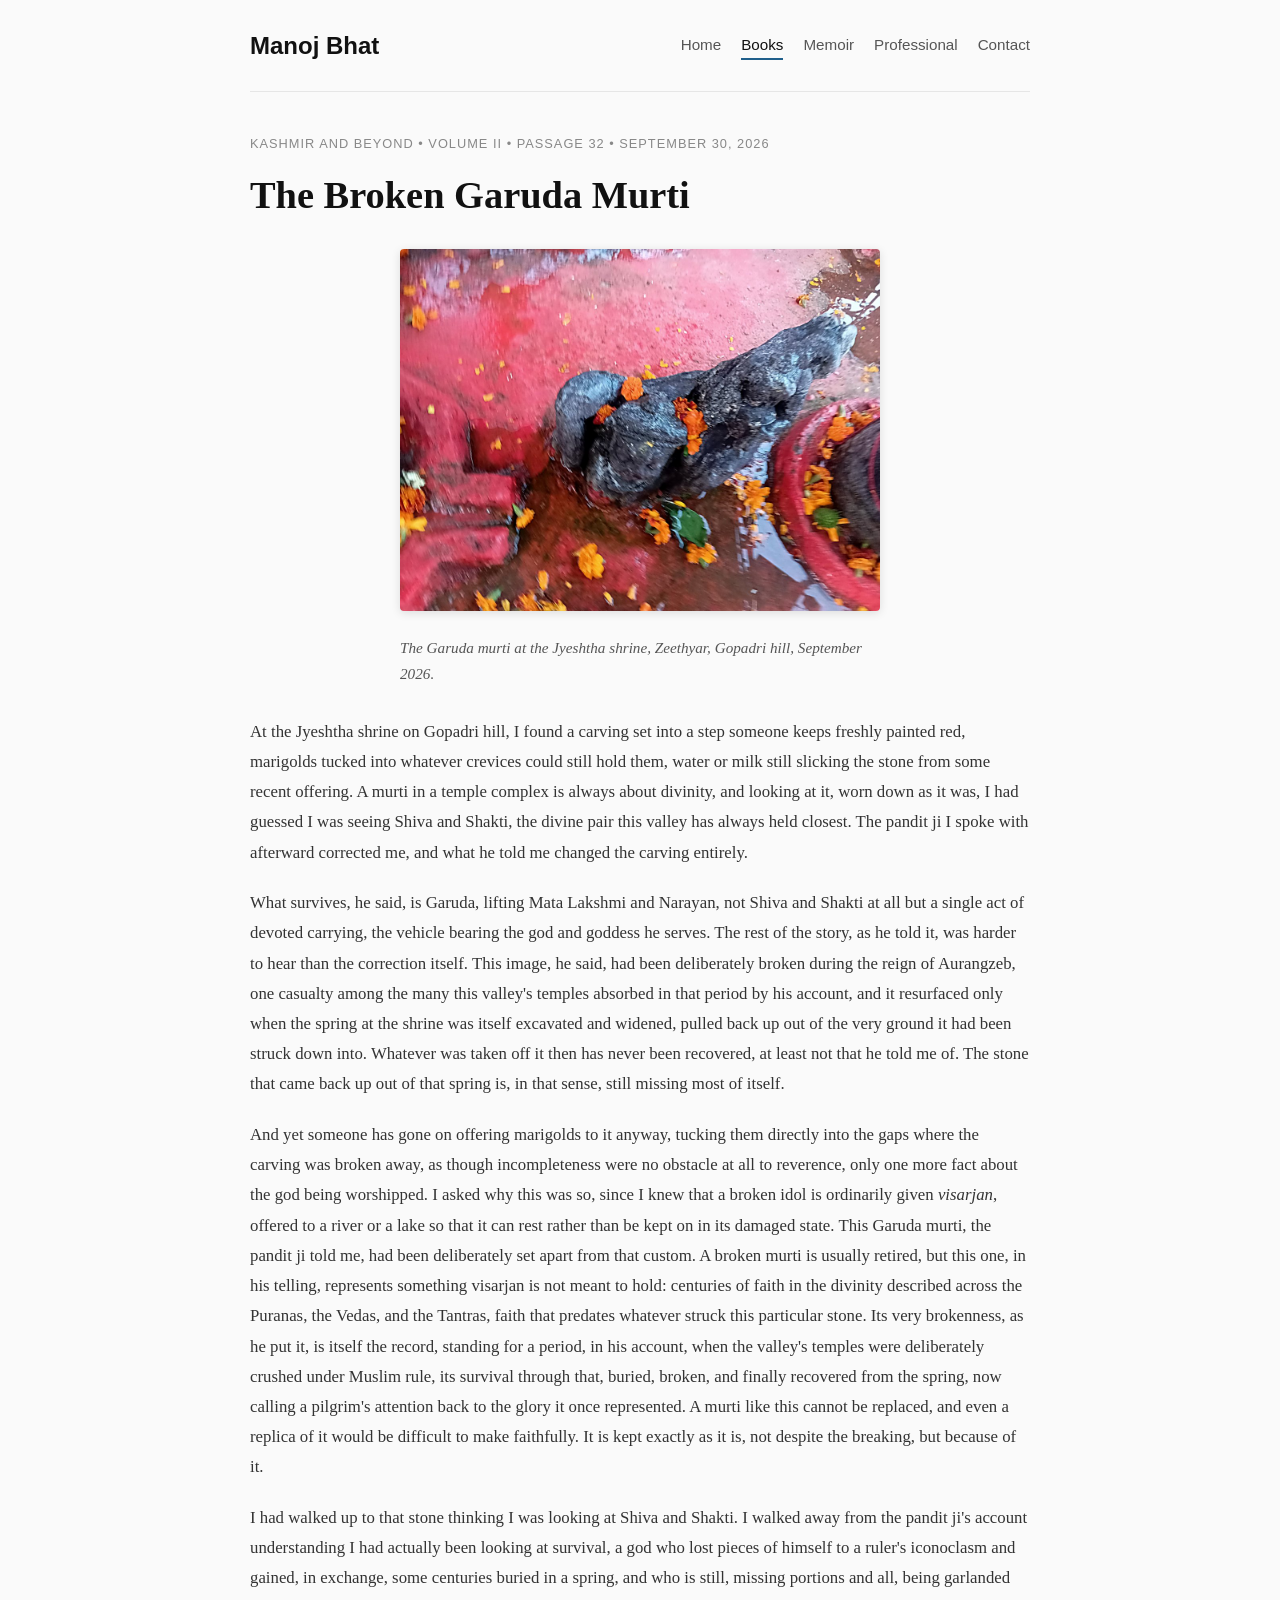
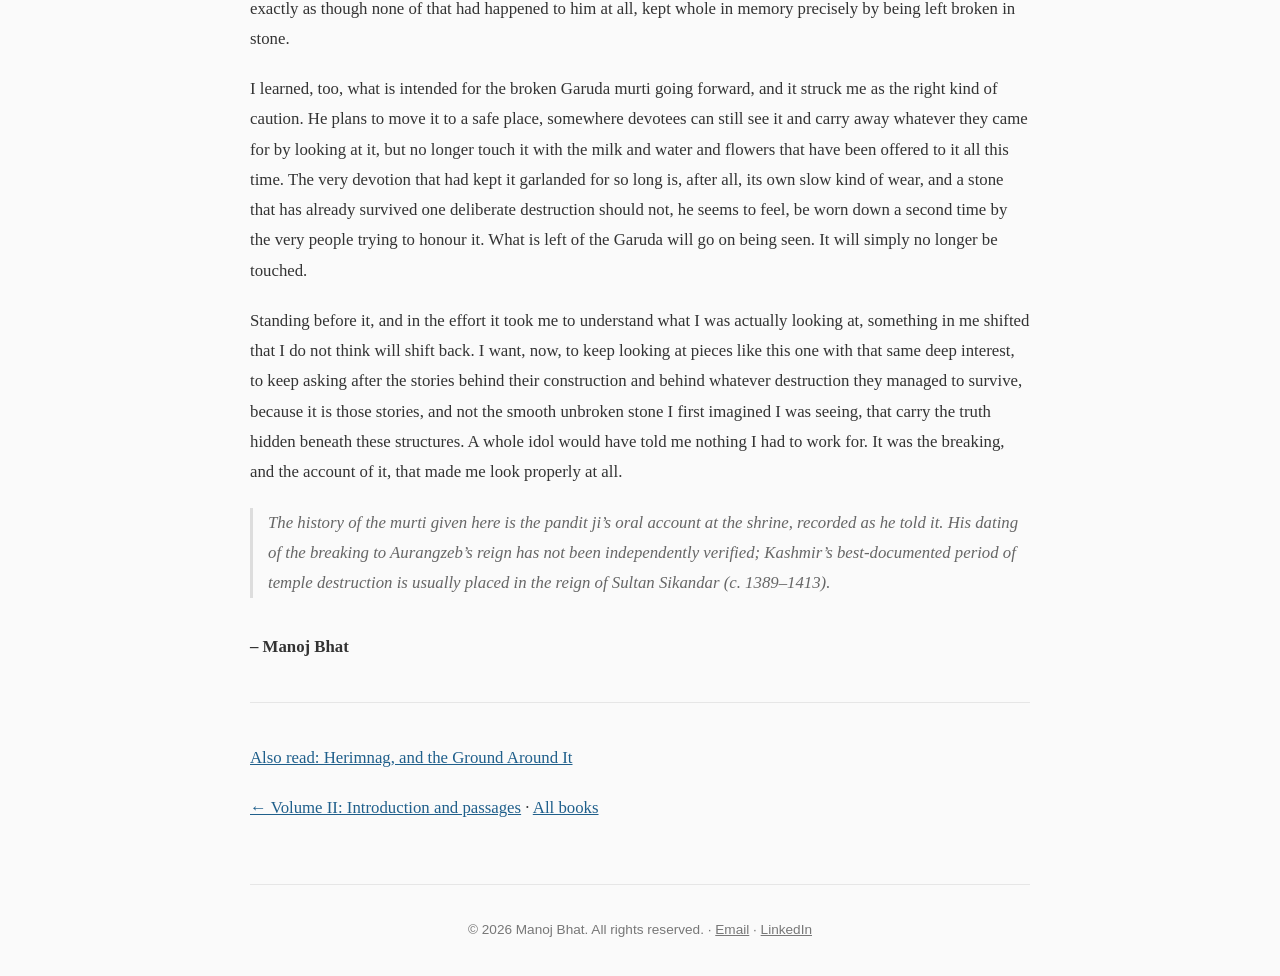
<file: garuda-zeethyar.html>
<!DOCTYPE html>
<html lang="en">
<head>
    <meta charset="UTF-8">
    <meta name="viewport" content="width=device-width, initial-scale=1.0">
    <title>The Broken Garuda Murti | Kashmir and Beyond, Volume II</title>
    <meta name="description" content="A passage from Kashmir and Beyond, Volume II, by Manoj Bhat: the broken Garuda murti at the Jyeshtha shrine, Zeethyar.">
    <link rel="stylesheet" href="style.css">
</head>
<body>
    <header>
        <a href="index.html" class="logo">Manoj Bhat</a>
        <nav>
            <a href="index.html">Home</a>
            <a href="books.html" aria-current="page">Books</a>
            <a href="writing.html">Memoir</a>
            <a href="professional.html">Professional</a>
            <a href="index.html#contact">Contact</a>
        </nav>
    </header>
    <main class="reading">
    <div class="meta">Kashmir and Beyond • Volume II • Passage 32 • September 30, 2026</div>
    <h1>The Broken Garuda Murti</h1>
    <figure class="photo">
        <img src="images/garuda-zeethyar.jpg" width="1200" height="904" loading="lazy"
             alt="A worn, dark stone carving at the Jyeshtha shrine, Zeethyar, garlanded with marigolds on a step painted red with sindoor and wet from offerings.">
        <figcaption>The Garuda murti at the Jyeshtha shrine, Zeethyar, Gopadri hill, September 2026.</figcaption>
    </figure>
    <p>At the Jyeshtha shrine on Gopadri hill, I found a carving set into a step someone keeps freshly painted red, marigolds tucked into whatever crevices could still hold them, water or milk still slicking the stone from some recent offering. A murti in a temple complex is always about divinity, and looking at it, worn down as it was, I had guessed I was seeing Shiva and Shakti, the divine pair this valley has always held closest. The pandit ji I spoke with afterward corrected me, and what he told me changed the carving entirely.</p>
    <p>What survives, he said, is Garuda, lifting Mata Lakshmi and Narayan, not Shiva and Shakti at all but a single act of devoted carrying, the vehicle bearing the god and goddess he serves. The rest of the story, as he told it, was harder to hear than the correction itself. This image, he said, had been deliberately broken during the reign of Aurangzeb, one casualty among the many this valley's temples absorbed in that period by his account, and it resurfaced only when the spring at the shrine was itself excavated and widened, pulled back up out of the very ground it had been struck down into. Whatever was taken off it then has never been recovered, at least not that he told me of. The stone that came back up out of that spring is, in that sense, still missing most of itself.</p>
    <p>And yet someone has gone on offering marigolds to it anyway, tucking them directly into the gaps where the carving was broken away, as though incompleteness were no obstacle at all to reverence, only one more fact about the god being worshipped. I asked why this was so, since I knew that a broken idol is ordinarily given <em>visarjan</em>, offered to a river or a lake so that it can rest rather than be kept on in its damaged state. This Garuda murti, the pandit ji told me, had been deliberately set apart from that custom. A broken murti is usually retired, but this one, in his telling, represents something visarjan is not meant to hold: centuries of faith in the divinity described across the Puranas, the Vedas, and the Tantras, faith that predates whatever struck this particular stone. Its very brokenness, as he put it, is itself the record, standing for a period, in his account, when the valley's temples were deliberately crushed under Muslim rule, its survival through that, buried, broken, and finally recovered from the spring, now calling a pilgrim's attention back to the glory it once represented. A murti like this cannot be replaced, and even a replica of it would be difficult to make faithfully. It is kept exactly as it is, not despite the breaking, but because of it.</p>
    <p>I had walked up to that stone thinking I was looking at Shiva and Shakti. I walked away from the pandit ji's account understanding I had actually been looking at survival, a god who lost pieces of himself to a ruler's iconoclasm and gained, in exchange, some centuries buried in a spring, and who is still, missing portions and all, being garlanded exactly as though none of that had happened to him at all, kept whole in memory precisely by being left broken in stone.</p>
    <p>I learned, too, what is intended for the broken Garuda murti going forward, and it struck me as the right kind of caution. He plans to move it to a safe place, somewhere devotees can still see it and carry away whatever they came for by looking at it, but no longer touch it with the milk and water and flowers that have been offered to it all this time. The very devotion that had kept it garlanded for so long is, after all, its own slow kind of wear, and a stone that has already survived one deliberate destruction should not, he seems to feel, be worn down a second time by the very people trying to honour it. What is left of the Garuda will go on being seen. It will simply no longer be touched.</p>
    <p>Standing before it, and in the effort it took me to understand what I was actually looking at, something in me shifted that I do not think will shift back. I want, now, to keep looking at pieces like this one with that same deep interest, to keep asking after the stories behind their construction and behind whatever destruction they managed to survive, because it is those stories, and not the smooth unbroken stone I first imagined I was seeing, that carry the truth hidden beneath these structures. A whole idol would have told me nothing I had to work for. It was the breaking, and the account of it, that made me look properly at all.</p>
    <p class="note">The history of the murti given here is the pandit ji’s oral account at the shrine, recorded as he told it. His dating of the breaking to Aurangzeb’s reign has not been independently verified; Kashmir’s best-documented period of temple destruction is usually placed in the reign of Sultan Sikandar (c. 1389–1413).</p>
    <p><strong>– Manoj Bhat</strong></p>
        <hr>
        <p><a href="herimnag.html">Also read: Herimnag, and the Ground Around It</a></p>
        <p><a href="volume-2-introduction.html">← Volume II: Introduction and passages</a> · <a href="books.html">All books</a></p>
    </main>

    <footer>
        <p>© 2026 Manoj Bhat. All rights reserved. · <a href="mailto:mkbbhat101@gmail.com">Email</a> · <a href="https://www.linkedin.com/in/manoj-bhat-5a628788" target="_blank" rel="noopener">LinkedIn</a></p>
    </footer>
</body>
</html>
</file>
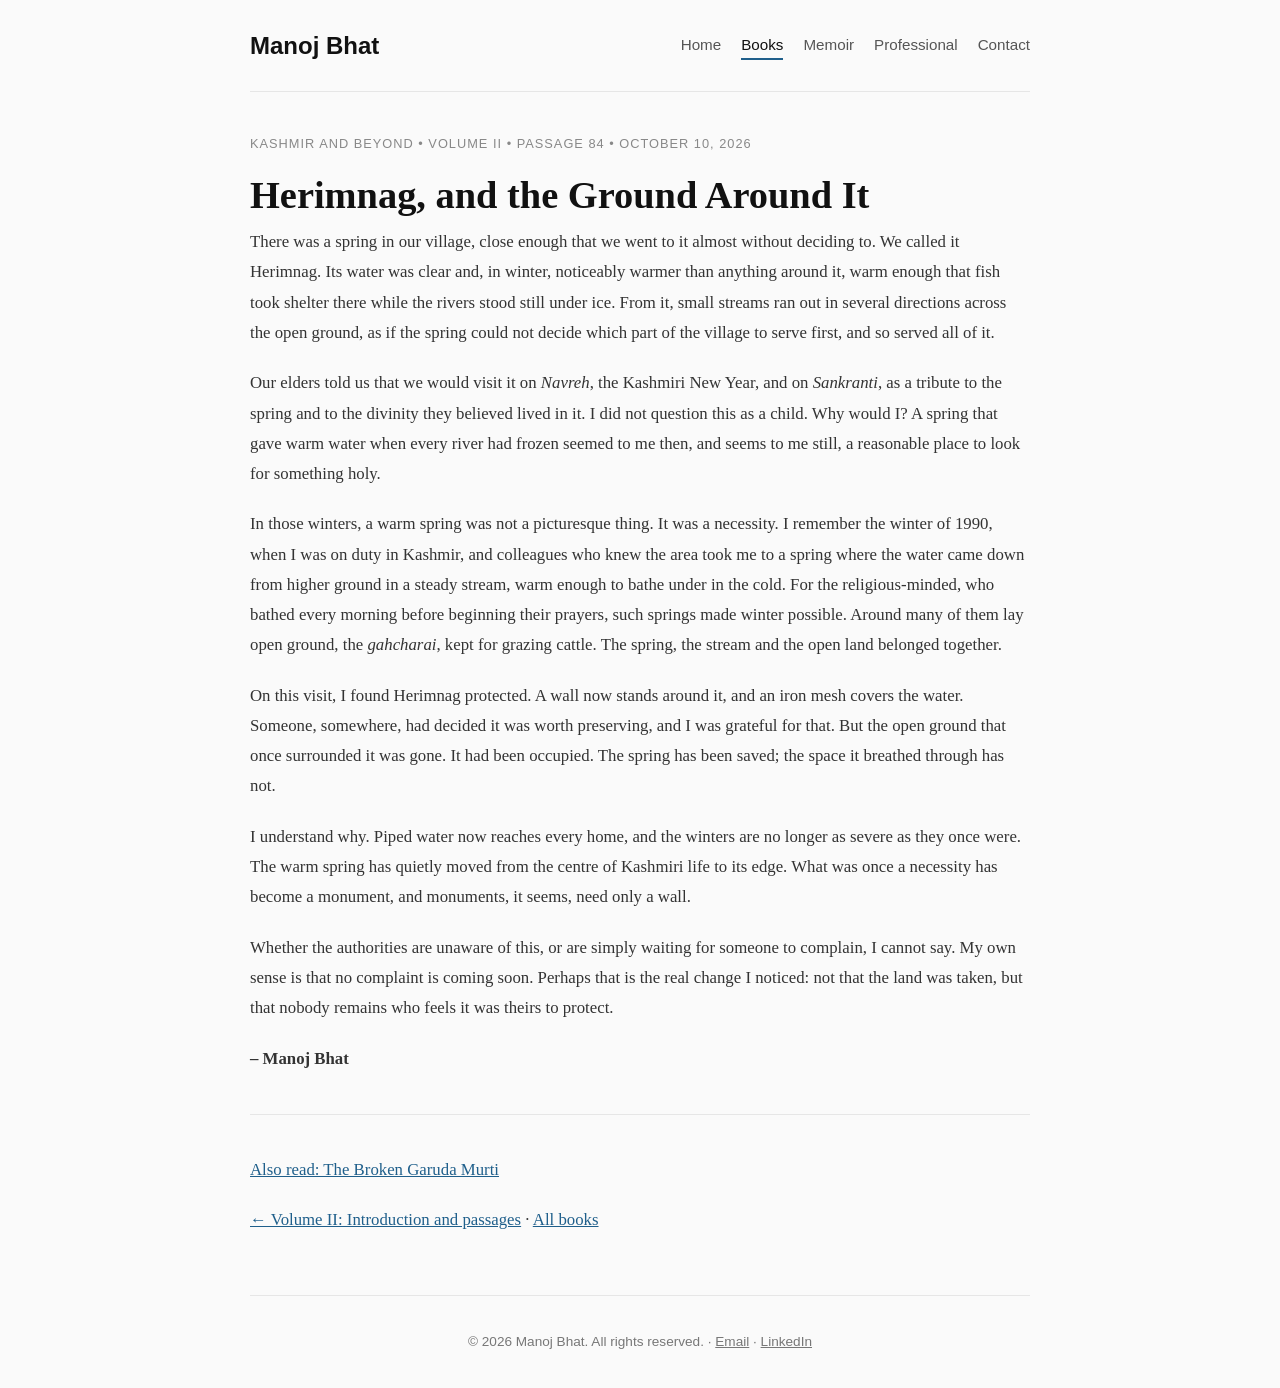
<file: herimnag.html>
<!DOCTYPE html>
<html lang="en">
<head>
    <meta charset="UTF-8">
    <meta name="viewport" content="width=device-width, initial-scale=1.0">
    <title>Herimnag, and the Ground Around It | Kashmir and Beyond, Volume II</title>
    <meta name="description" content="A passage from Kashmir and Beyond, Volume II, by Manoj Bhat: Herimnag, the warm spring of Chandpora, and the open ground it lost.">
    <link rel="stylesheet" href="style.css">
</head>
<body>
    <header>
        <a href="index.html" class="logo">Manoj Bhat</a>
        <nav>
            <a href="index.html">Home</a>
            <a href="books.html" aria-current="page">Books</a>
            <a href="writing.html">Memoir</a>
            <a href="professional.html">Professional</a>
            <a href="index.html#contact">Contact</a>
        </nav>
    </header>
    <main class="reading">
    <div class="meta">Kashmir and Beyond • Volume II • Passage 84 • October 10, 2026</div>
    <h1>Herimnag, and the Ground Around It</h1>
    <p>There was a spring in our village, close enough that we went to it almost without deciding to. We called it Herimnag. Its water was clear and, in winter, noticeably warmer than anything around it, warm enough that fish took shelter there while the rivers stood still under ice. From it, small streams ran out in several directions across the open ground, as if the spring could not decide which part of the village to serve first, and so served all of it.</p>
    <p>Our elders told us that we would visit it on <em>Navreh</em>, the Kashmiri New Year, and on <em>Sankranti</em>, as a tribute to the spring and to the divinity they believed lived in it. I did not question this as a child. Why would I? A spring that gave warm water when every river had frozen seemed to me then, and seems to me still, a reasonable place to look for something holy.</p>
    <p>In those winters, a warm spring was not a picturesque thing. It was a necessity. I remember the winter of 1990, when I was on duty in Kashmir, and colleagues who knew the area took me to a spring where the water came down from higher ground in a steady stream, warm enough to bathe under in the cold. For the religious-minded, who bathed every morning before beginning their prayers, such springs made winter possible. Around many of them lay open ground, the <em>gahcharai</em>, kept for grazing cattle. The spring, the stream and the open land belonged together.</p>
    <p>On this visit, I found Herimnag protected. A wall now stands around it, and an iron mesh covers the water. Someone, somewhere, had decided it was worth preserving, and I was grateful for that. But the open ground that once surrounded it was gone. It had been occupied. The spring has been saved; the space it breathed through has not.</p>
    <p>I understand why. Piped water now reaches every home, and the winters are no longer as severe as they once were. The warm spring has quietly moved from the centre of Kashmiri life to its edge. What was once a necessity has become a monument, and monuments, it seems, need only a wall.</p>
    <p>Whether the authorities are unaware of this, or are simply waiting for someone to complain, I cannot say. My own sense is that no complaint is coming soon. Perhaps that is the real change I noticed: not that the land was taken, but that nobody remains who feels it was theirs to protect.</p>
    <p><strong>– Manoj Bhat</strong></p>
        <hr>
        <p><a href="garuda-zeethyar.html">Also read: The Broken Garuda Murti</a></p>
        <p><a href="volume-2-introduction.html">← Volume II: Introduction and passages</a> · <a href="books.html">All books</a></p>
    </main>

    <footer>
        <p>© 2026 Manoj Bhat. All rights reserved. · <a href="mailto:mkbbhat101@gmail.com">Email</a> · <a href="https://www.linkedin.com/in/manoj-bhat-5a628788" target="_blank" rel="noopener">LinkedIn</a></p>
    </footer>
</body>
</html>
</file>
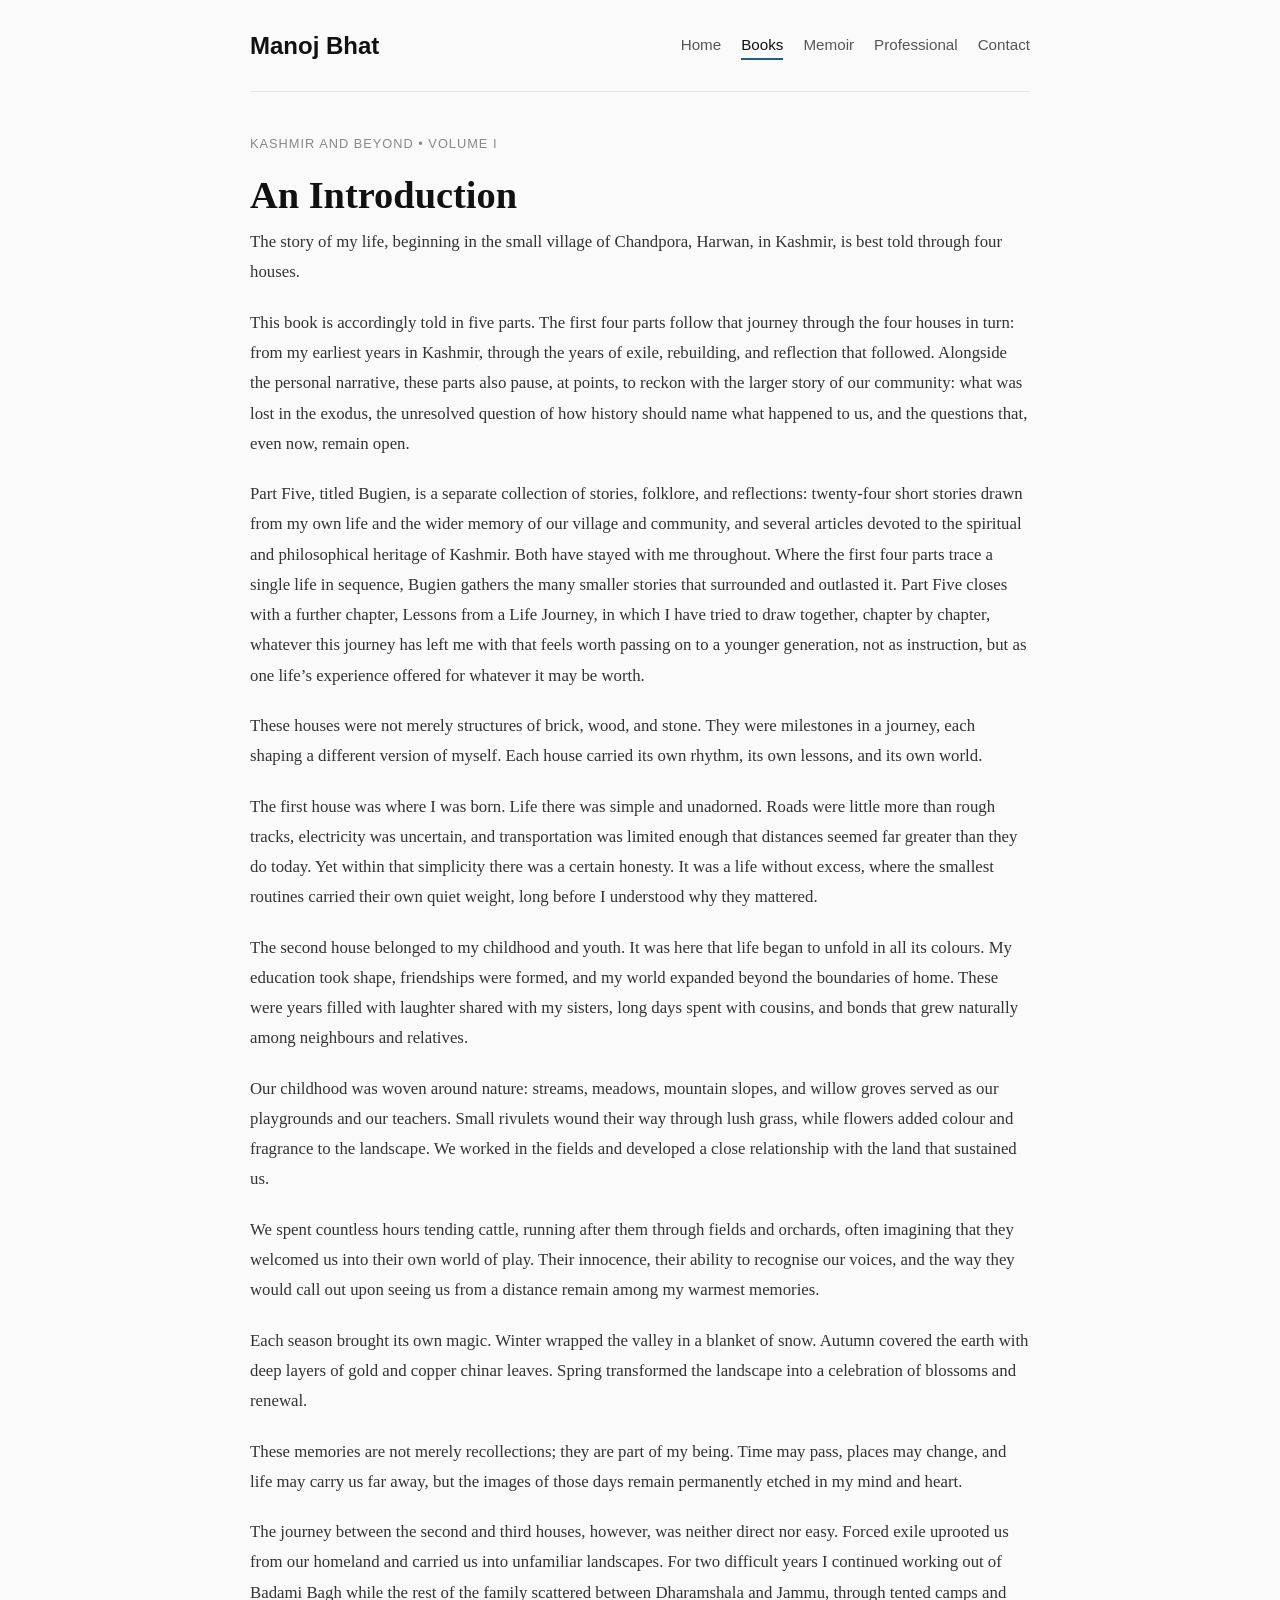
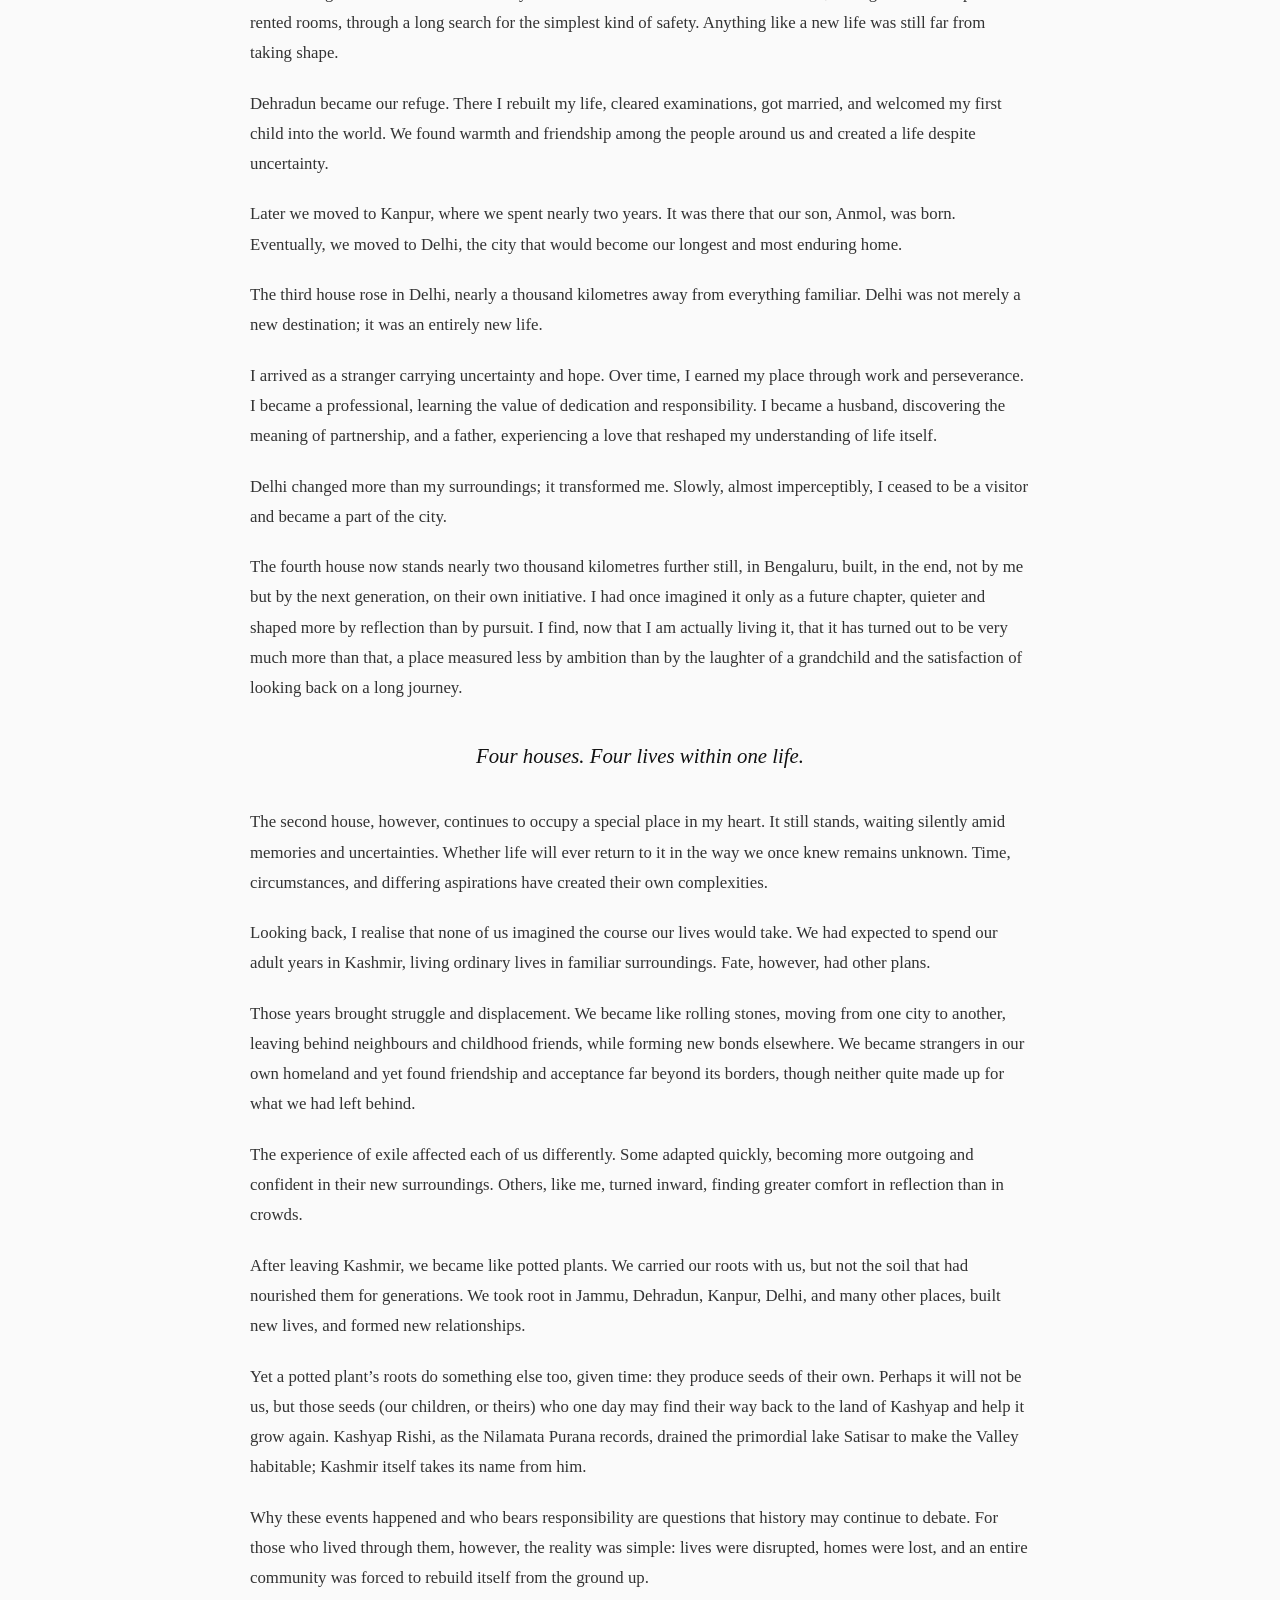
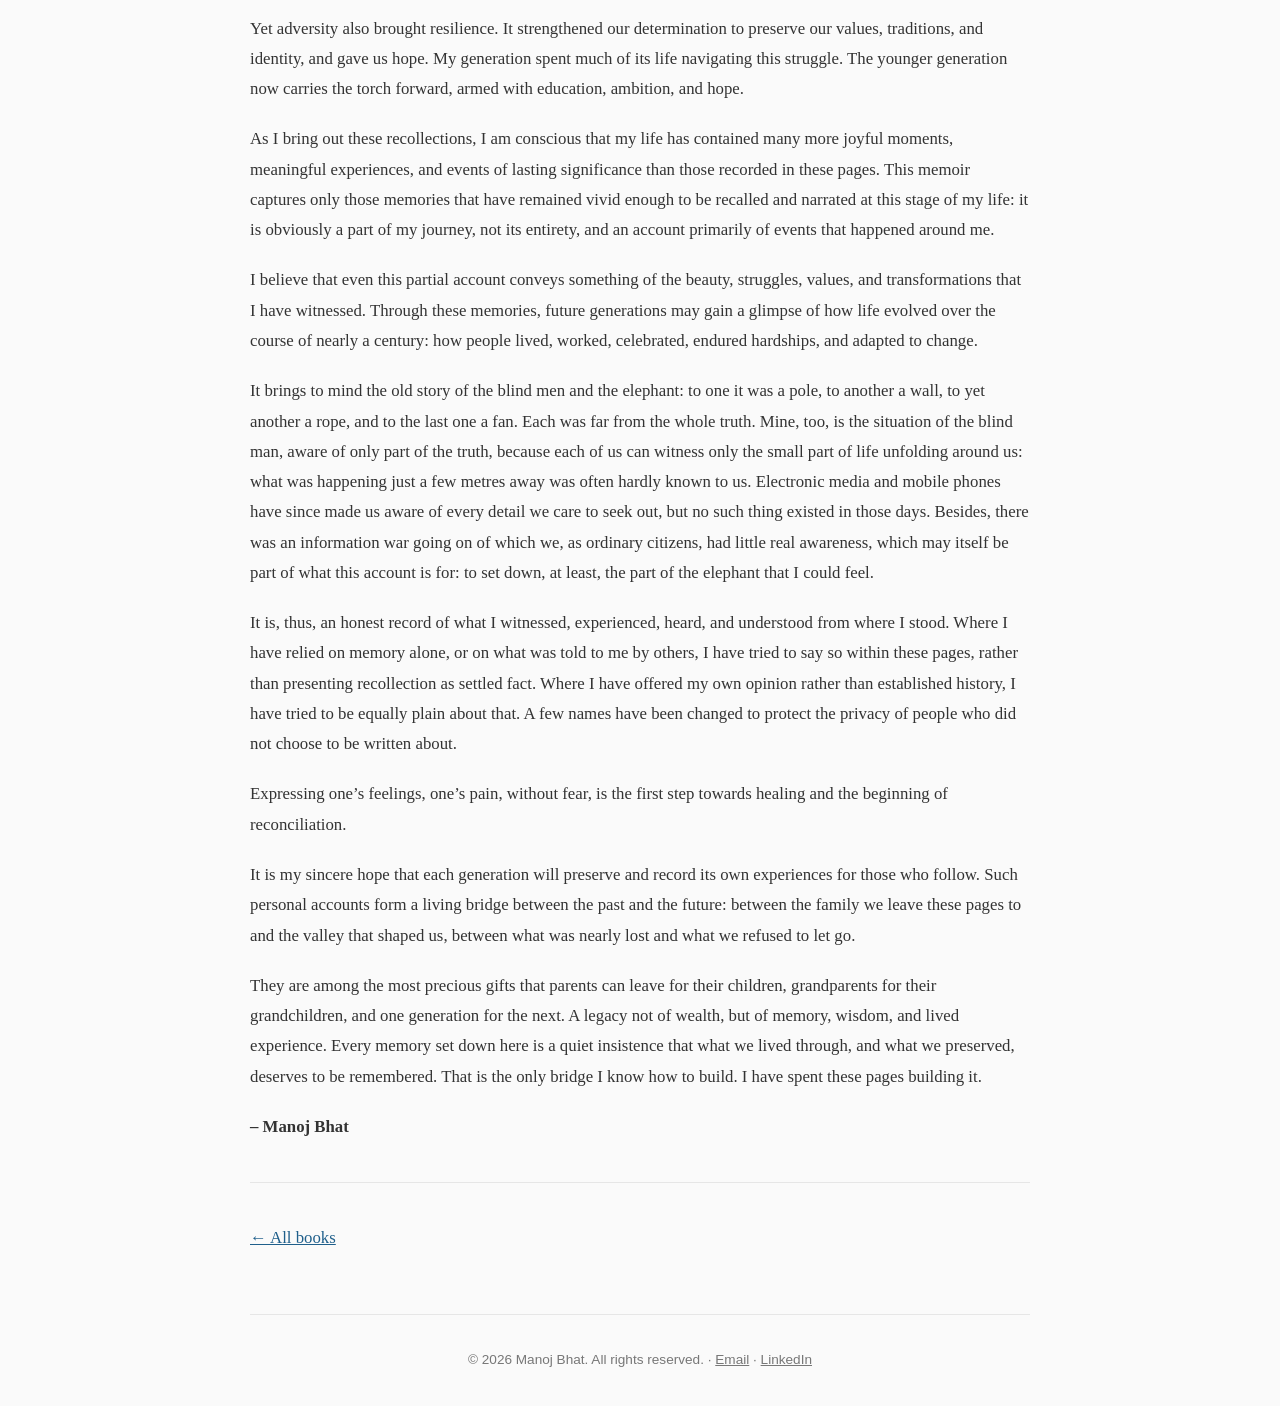
<file: introduction.html>
<!DOCTYPE html>
<html lang="en">
<head>
    <meta charset="UTF-8">
    <meta name="viewport" content="width=device-width, initial-scale=1.0">
    <title>Introduction | Kashmir and Beyond</title>
    <meta name="description" content="The Introduction to Kashmir and Beyond, a memoir by Manoj Bhat told through four houses.">
    <link rel="stylesheet" href="style.css">
</head>
<body>
    <header>
        <a href="index.html" class="logo">Manoj Bhat</a>
        <nav>
            <a href="index.html">Home</a>
            <a href="books.html" aria-current="page">Books</a>
            <a href="writing.html">Memoir</a>
            <a href="professional.html">Professional</a>
            <a href="index.html#contact">Contact</a>
        </nav>
    </header>
    <main class="reading">
    <div class="meta">Kashmir and Beyond • Volume I</div>
    <h1>An Introduction</h1>
    <p>The story of my life, beginning in the small village of Chandpora, Harwan, in Kashmir, is best told through four houses.</p>
    <p>This book is accordingly told in five parts. The first four parts follow that journey through the four houses in turn: from my earliest years in Kashmir, through the years of exile, rebuilding, and reflection that followed. Alongside the personal narrative, these parts also pause, at points, to reckon with the larger story of our community: what was lost in the exodus, the unresolved question of how history should name what happened to us, and the questions that, even now, remain open.</p>
    <p>Part Five, titled Bugien, is a separate collection of stories, folklore, and reflections: twenty-four short stories drawn from my own life and the wider memory of our village and community, and several articles devoted to the spiritual and philosophical heritage of Kashmir. Both have stayed with me throughout. Where the first four parts trace a single life in sequence, Bugien gathers the many smaller stories that surrounded and outlasted it. Part Five closes with a further chapter, Lessons from a Life Journey, in which I have tried to draw together, chapter by chapter, whatever this journey has left me with that feels worth passing on to a younger generation, not as instruction, but as one life’s experience offered for whatever it may be worth.</p>
    <p>These houses were not merely structures of brick, wood, and stone. They were milestones in a journey, each shaping a different version of myself. Each house carried its own rhythm, its own lessons, and its own world.</p>
    <p>The first house was where I was born. Life there was simple and unadorned. Roads were little more than rough tracks, electricity was uncertain, and transportation was limited enough that distances seemed far greater than they do today. Yet within that simplicity there was a certain honesty. It was a life without excess, where the smallest routines carried their own quiet weight, long before I understood why they mattered.</p>
    <p>The second house belonged to my childhood and youth. It was here that life began to unfold in all its colours. My education took shape, friendships were formed, and my world expanded beyond the boundaries of home. These were years filled with laughter shared with my sisters, long days spent with cousins, and bonds that grew naturally among neighbours and relatives.</p>
    <p>Our childhood was woven around nature: streams, meadows, mountain slopes, and willow groves served as our playgrounds and our teachers. Small rivulets wound their way through lush grass, while flowers added colour and fragrance to the landscape. We worked in the fields and developed a close relationship with the land that sustained us.</p>
    <p>We spent countless hours tending cattle, running after them through fields and orchards, often imagining that they welcomed us into their own world of play. Their innocence, their ability to recognise our voices, and the way they would call out upon seeing us from a distance remain among my warmest memories.</p>
    <p>Each season brought its own magic. Winter wrapped the valley in a blanket of snow. Autumn covered the earth with deep layers of gold and copper chinar leaves. Spring transformed the landscape into a celebration of blossoms and renewal.</p>
    <p>These memories are not merely recollections; they are part of my being. Time may pass, places may change, and life may carry us far away, but the images of those days remain permanently etched in my mind and heart.</p>
    <p>The journey between the second and third houses, however, was neither direct nor easy. Forced exile uprooted us from our homeland and carried us into unfamiliar landscapes. For two difficult years I continued working out of Badami Bagh while the rest of the family scattered between Dharamshala and Jammu, through tented camps and rented rooms, through a long search for the simplest kind of safety. Anything like a new life was still far from taking shape.</p>
    <p>Dehradun became our refuge. There I rebuilt my life, cleared examinations, got married, and welcomed my first child into the world. We found warmth and friendship among the people around us and created a life despite uncertainty.</p>
    <p>Later we moved to Kanpur, where we spent nearly two years. It was there that our son, Anmol, was born. Eventually, we moved to Delhi, the city that would become our longest and most enduring home.</p>
    <p>The third house rose in Delhi, nearly a thousand kilometres away from everything familiar. Delhi was not merely a new destination; it was an entirely new life.</p>
    <p>I arrived as a stranger carrying uncertainty and hope. Over time, I earned my place through work and perseverance. I became a professional, learning the value of dedication and responsibility. I became a husband, discovering the meaning of partnership, and a father, experiencing a love that reshaped my understanding of life itself.</p>
    <p>Delhi changed more than my surroundings; it transformed me. Slowly, almost imperceptibly, I ceased to be a visitor and became a part of the city.</p>
    <p>The fourth house now stands nearly two thousand kilometres further still, in Bengaluru, built, in the end, not by me but by the next generation, on their own initiative. I had once imagined it only as a future chapter, quieter and shaped more by reflection than by pursuit. I find, now that I am actually living it, that it has turned out to be very much more than that, a place measured less by ambition than by the laughter of a grandchild and the satisfaction of looking back on a long journey.</p>
    <p class="pull">Four houses. Four lives within one life.</p>
    <p>The second house, however, continues to occupy a special place in my heart. It still stands, waiting silently amid memories and uncertainties. Whether life will ever return to it in the way we once knew remains unknown. Time, circumstances, and differing aspirations have created their own complexities.</p>
    <p>Looking back, I realise that none of us imagined the course our lives would take. We had expected to spend our adult years in Kashmir, living ordinary lives in familiar surroundings. Fate, however, had other plans.</p>
    <p>Those years brought struggle and displacement. We became like rolling stones, moving from one city to another, leaving behind neighbours and childhood friends, while forming new bonds elsewhere. We became strangers in our own homeland and yet found friendship and acceptance far beyond its borders, though neither quite made up for what we had left behind.</p>
    <p>The experience of exile affected each of us differently. Some adapted quickly, becoming more outgoing and confident in their new surroundings. Others, like me, turned inward, finding greater comfort in reflection than in crowds.</p>
    <p>After leaving Kashmir, we became like potted plants. We carried our roots with us, but not the soil that had nourished them for generations. We took root in Jammu, Dehradun, Kanpur, Delhi, and many other places, built new lives, and formed new relationships.</p>
    <p>Yet a potted plant’s roots do something else too, given time: they produce seeds of their own. Perhaps it will not be us, but those seeds (our children, or theirs) who one day may find their way back to the land of Kashyap and help it grow again. Kashyap Rishi, as the Nilamata Purana records, drained the primordial lake Satisar to make the Valley habitable; Kashmir itself takes its name from him.</p>
    <p>Why these events happened and who bears responsibility are questions that history may continue to debate. For those who lived through them, however, the reality was simple: lives were disrupted, homes were lost, and an entire community was forced to rebuild itself from the ground up.</p>
    <p>Yet adversity also brought resilience. It strengthened our determination to preserve our values, traditions, and identity, and gave us hope. My generation spent much of its life navigating this struggle. The younger generation now carries the torch forward, armed with education, ambition, and hope.</p>
    <p>As I bring out these recollections, I am conscious that my life has contained many more joyful moments, meaningful experiences, and events of lasting significance than those recorded in these pages. This memoir captures only those memories that have remained vivid enough to be recalled and narrated at this stage of my life: it is obviously a part of my journey, not its entirety, and an account primarily of events that happened around me.</p>
    <p>I believe that even this partial account conveys something of the beauty, struggles, values, and transformations that I have witnessed. Through these memories, future generations may gain a glimpse of how life evolved over the course of nearly a century: how people lived, worked, celebrated, endured hardships, and adapted to change.</p>
    <p>It brings to mind the old story of the blind men and the elephant: to one it was a pole, to another a wall, to yet another a rope, and to the last one a fan. Each was far from the whole truth. Mine, too, is the situation of the blind man, aware of only part of the truth, because each of us can witness only the small part of life unfolding around us: what was happening just a few metres away was often hardly known to us. Electronic media and mobile phones have since made us aware of every detail we care to seek out, but no such thing existed in those days. Besides, there was an information war going on of which we, as ordinary citizens, had little real awareness, which may itself be part of what this account is for: to set down, at least, the part of the elephant that I could feel.</p>
    <p>It is, thus, an honest record of what I witnessed, experienced, heard, and understood from where I stood. Where I have relied on memory alone, or on what was told to me by others, I have tried to say so within these pages, rather than presenting recollection as settled fact. Where I have offered my own opinion rather than established history, I have tried to be equally plain about that. A few names have been changed to protect the privacy of people who did not choose to be written about.</p>
    <p>Expressing one’s feelings, one’s pain, without fear, is the first step towards healing and the beginning of reconciliation.</p>
    <p>It is my sincere hope that each generation will preserve and record its own experiences for those who follow. Such personal accounts form a living bridge between the past and the future: between the family we leave these pages to and the valley that shaped us, between what was nearly lost and what we refused to let go.</p>
    <p>They are among the most precious gifts that parents can leave for their children, grandparents for their grandchildren, and one generation for the next. A legacy not of wealth, but of memory, wisdom, and lived experience. Every memory set down here is a quiet insistence that what we lived through, and what we preserved, deserves to be remembered. That is the only bridge I know how to build. I have spent these pages building it.</p>
    <p><strong>– Manoj Bhat</strong></p>
        <hr>
        <p><a href="books.html">← All books</a></p>
    </main>

    <footer>
        <p>© 2026 Manoj Bhat. All rights reserved. · <a href="mailto:mkbbhat101@gmail.com">Email</a> · <a href="https://www.linkedin.com/in/manoj-bhat-5a628788" target="_blank" rel="noopener">LinkedIn</a></p>
    </footer>
</body>
</html>
</file>
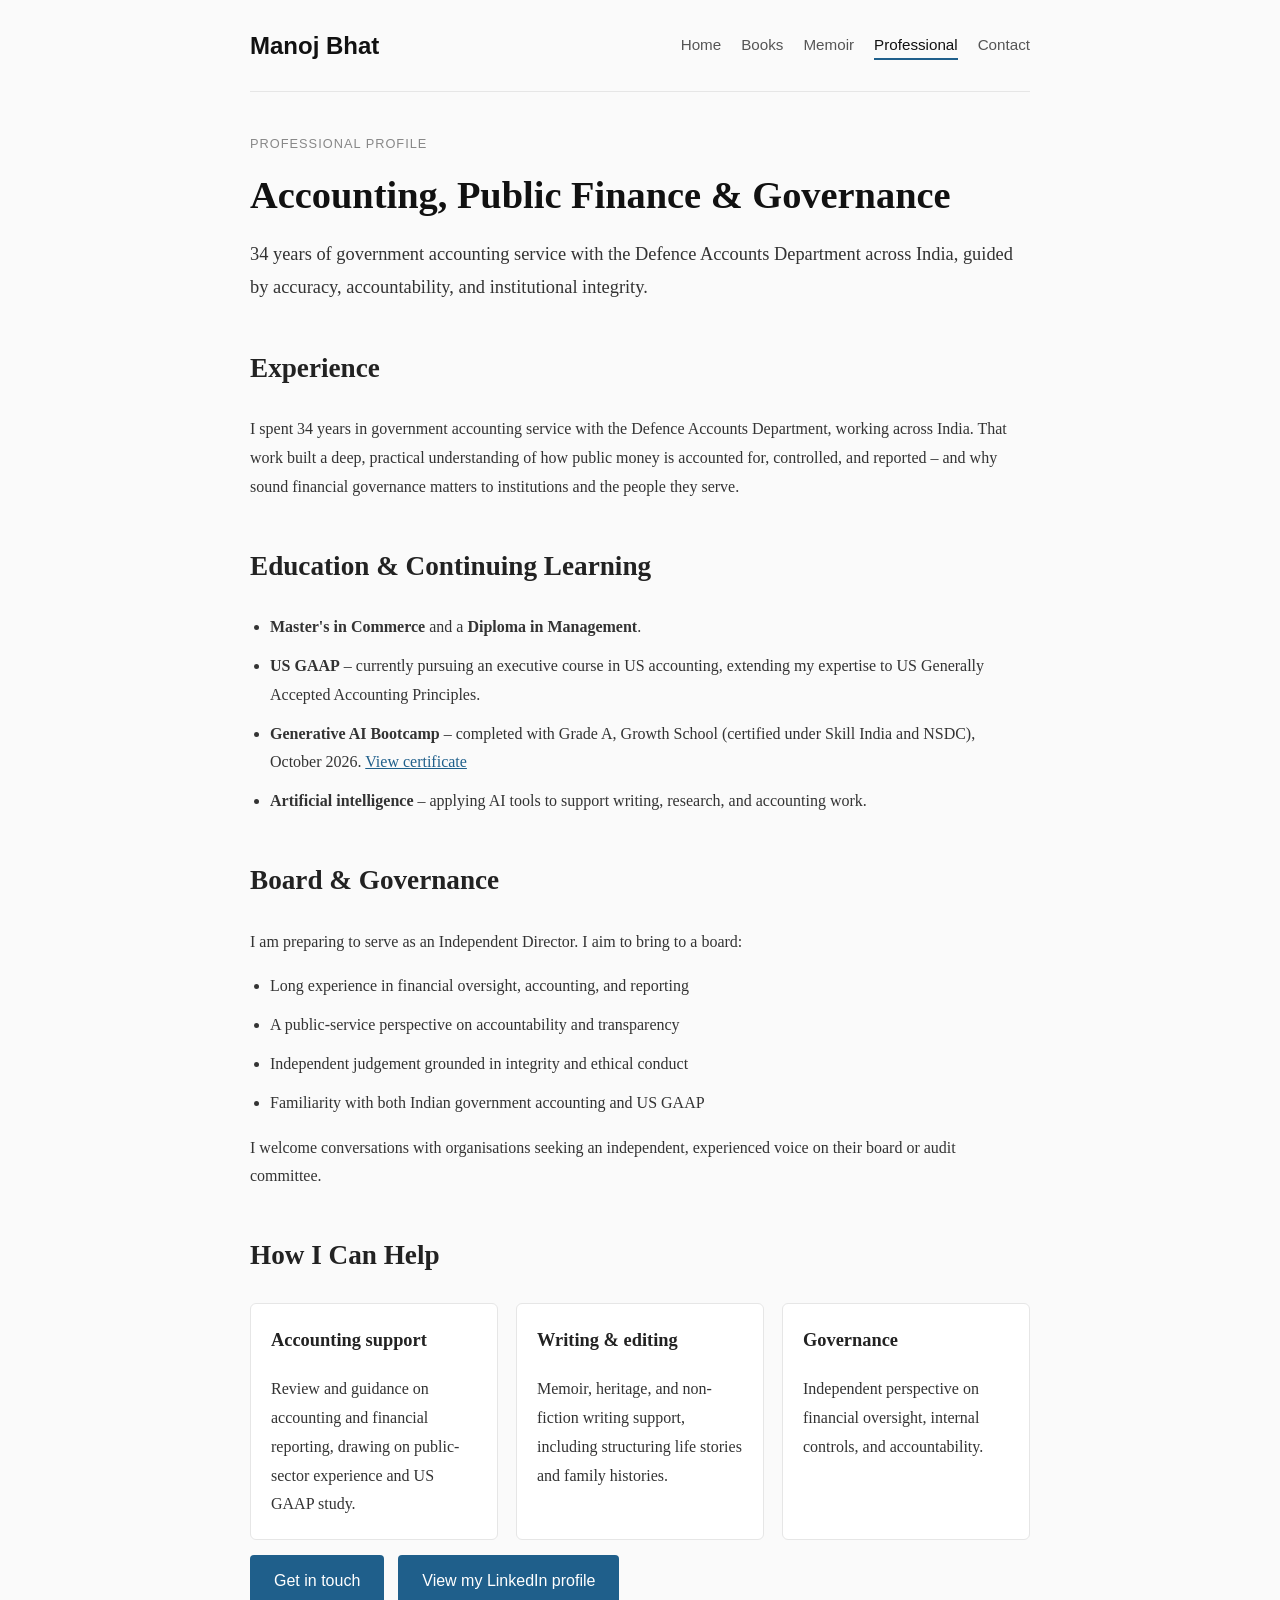
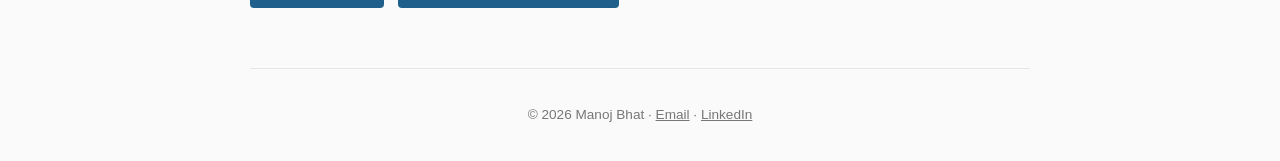
<file: professional.html>
<!DOCTYPE html>
<html lang="en">
<head>
    <meta charset="UTF-8">
    <meta name="viewport" content="width=device-width, initial-scale=1.0">
    <title>Professional Profile | Manoj Bhat</title>
    <meta name="description" content="Professional profile of Manoj Bhat: 34 years in government accounting with the Defence Accounts Department, US GAAP study, and preparation for Independent Director roles.">
    <link rel="stylesheet" href="style.css">
</head>
<body>

    <header>
        <a href="index.html" class="logo">Manoj Bhat</a>
        <nav>
            <a href="index.html">Home</a>
            <a href="books.html">Books</a>
            <a href="writing.html">Memoir</a>
            <a href="professional.html" aria-current="page">Professional</a>
            <a href="index.html#contact">Contact</a>
        </nav>
    </header>

    <main>
        <section>
            <div class="meta">Professional Profile</div>
            <h1>Accounting, Public Finance &amp; Governance</h1>
            <p class="lead">34 years of government accounting service with the Defence Accounts Department across India, guided by accuracy, accountability, and institutional integrity.</p>
        </section>

        <section id="experience">
            <h2>Experience</h2>
            <p>I spent 34 years in government accounting service with the Defence Accounts Department, working across India. That work built a deep, practical understanding of how public money is accounted for, controlled, and reported – and why sound financial governance matters to institutions and the people they serve.</p>
            <!-- Add specific roles, departments, and years here, e.g.:
            <ul>
                <li><strong>Role title</strong>, Department / Office – Years</li>
            </ul>
            -->
        </section>

        <section id="learning">
            <h2>Education &amp; Continuing Learning</h2>
            <ul>
                <li><strong>Master's in Commerce</strong> and a <strong>Diploma in Management</strong>.</li>
                <li><strong>US GAAP</strong> – currently pursuing an executive course in US accounting, extending my expertise to US Generally Accepted Accounting Principles.</li>
                <li><strong>Generative AI Bootcamp</strong> – completed with Grade A, Growth School (certified under Skill India and NSDC), October 2026. <a href="certificates/generative-ai-bootcamp.pdf" target="_blank" rel="noopener">View certificate</a></li>
                <li><strong>Artificial intelligence</strong> – applying AI tools to support writing, research, and accounting work.</li>
            </ul>
        </section>

        <section id="governance">
            <h2>Board &amp; Governance</h2>
            <p>I am preparing to serve as an Independent Director. I aim to bring to a board:</p>
            <ul>
                <li>Long experience in financial oversight, accounting, and reporting</li>
                <li>A public-service perspective on accountability and transparency</li>
                <li>Independent judgement grounded in integrity and ethical conduct</li>
                <li>Familiarity with both Indian government accounting and US GAAP</li>
            </ul>
            <p>I welcome conversations with organisations seeking an independent, experienced voice on their board or audit committee.</p>
        </section>

        <section id="services">
            <h2>How I Can Help</h2>
            <div class="cards">
                <div class="card">
                    <h3>Accounting support</h3>
                    <p>Review and guidance on accounting and financial reporting, drawing on public-sector experience and US GAAP study.</p>
                </div>
                <div class="card">
                    <h3>Writing &amp; editing</h3>
                    <p>Memoir, heritage, and non-fiction writing support, including structuring life stories and family histories.</p>
                </div>
                <div class="card">
                    <h3>Governance</h3>
                    <p>Independent perspective on financial oversight, internal controls, and accountability.</p>
                </div>
            </div>
            <a href="mailto:mkbbhat101@gmail.com" class="btn">Get in touch</a>
            <a href="https://www.linkedin.com/in/manoj-bhat-5a628788" target="_blank" rel="noopener" class="btn">View my LinkedIn profile</a>
        </section>
    </main>

    <footer>
        <p>© 2026 Manoj Bhat · <a href="mailto:mkbbhat101@gmail.com">Email</a> · <a href="https://www.linkedin.com/in/manoj-bhat-5a628788" target="_blank" rel="noopener">LinkedIn</a></p>
    </footer>

</body>
</html>
</file>
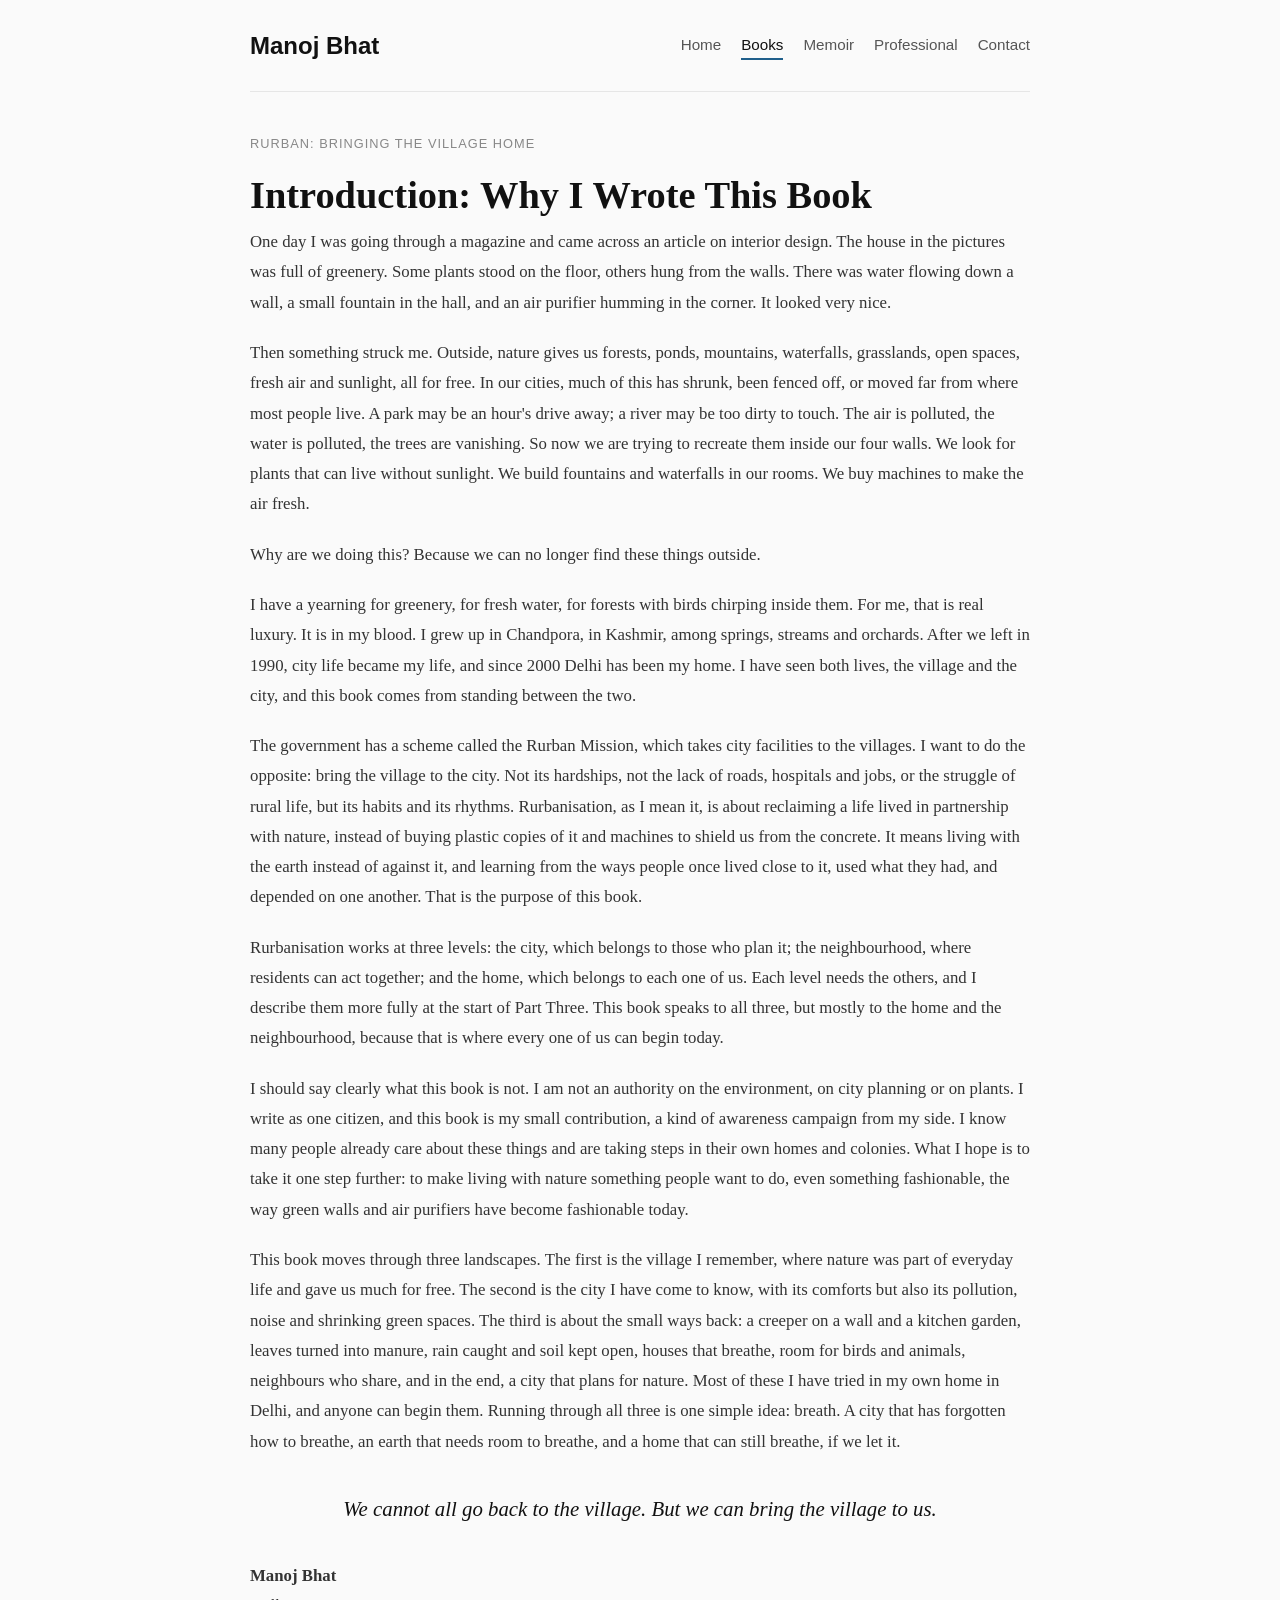
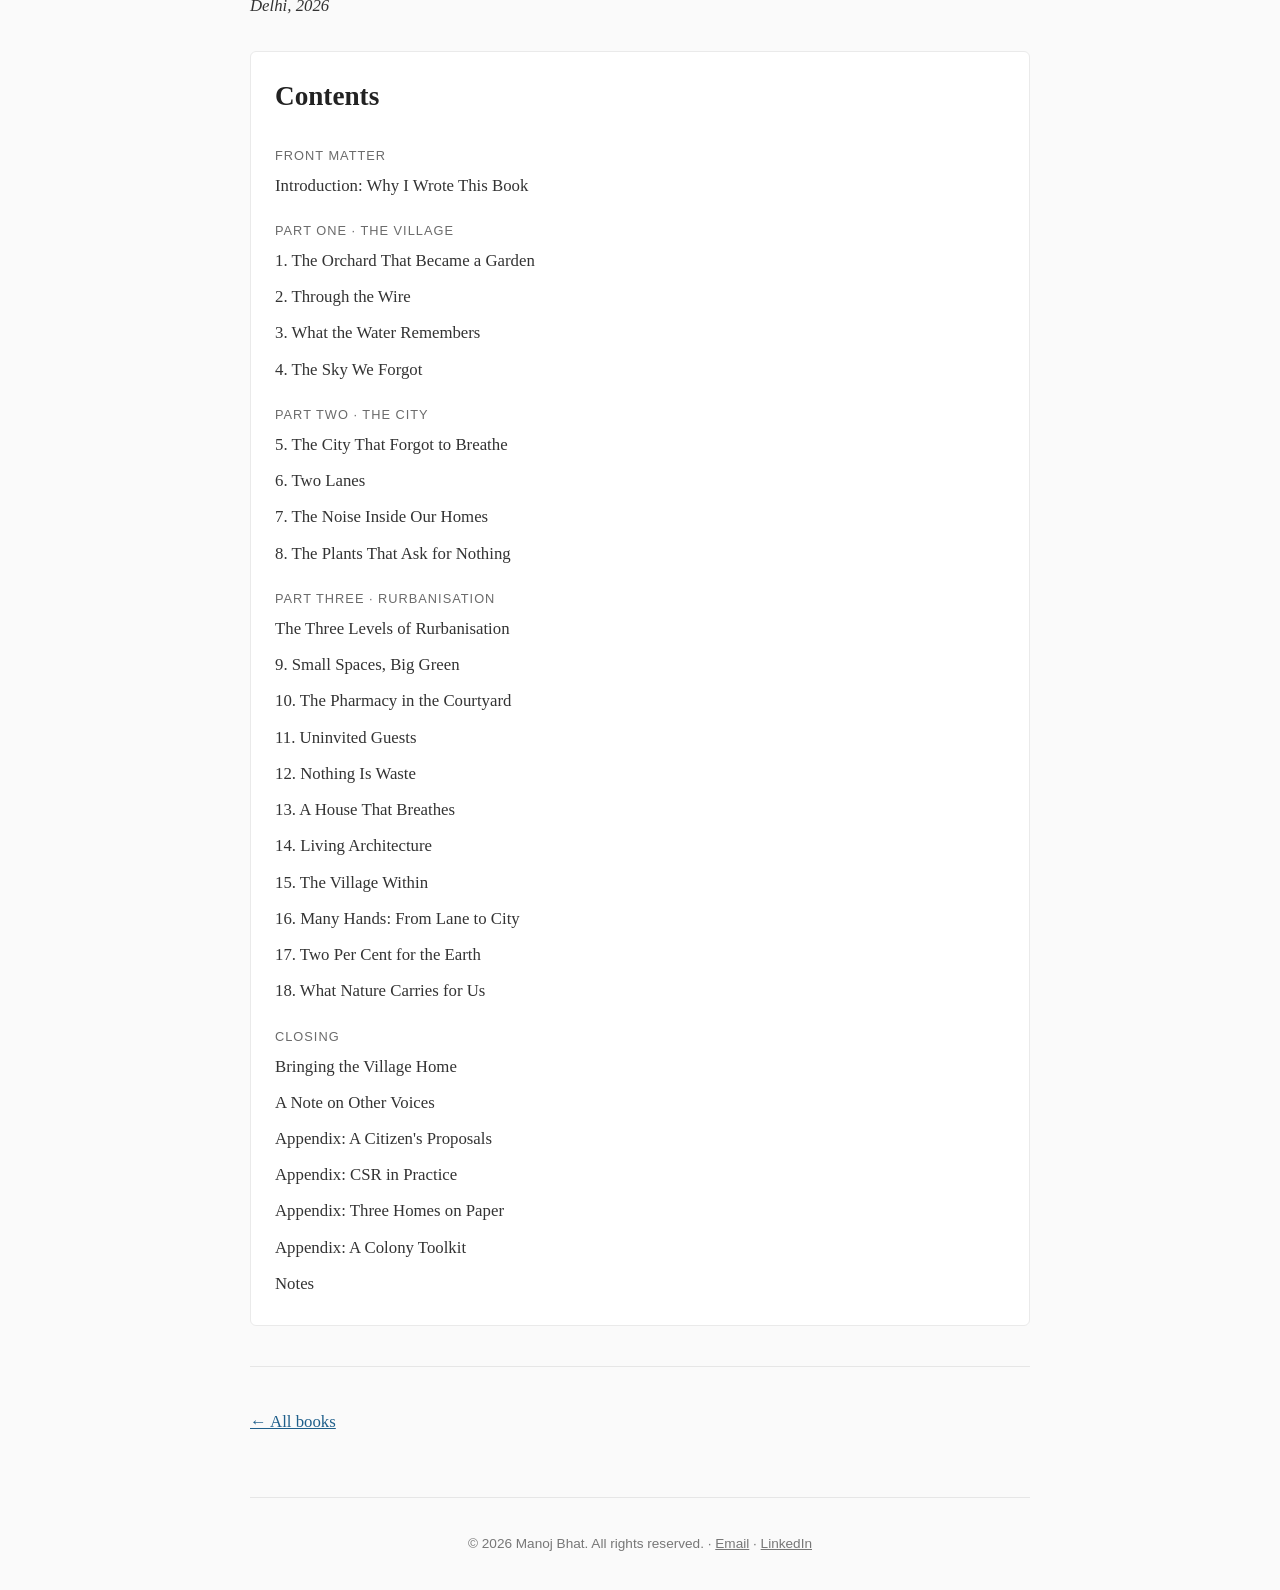
<file: rurban-introduction.html>
<!DOCTYPE html>
<html lang="en">
<head>
    <meta charset="UTF-8">
    <meta name="viewport" content="width=device-width, initial-scale=1.0">
    <title>Introduction | Rurban: Bringing the Village Home</title>
    <meta name="description" content="The Introduction to Rurban: Bringing the Village Home, by Manoj Bhat.">
    <link rel="stylesheet" href="style.css">
</head>
<body>
    <header>
        <a href="index.html" class="logo">Manoj Bhat</a>
        <nav>
            <a href="index.html">Home</a>
            <a href="books.html" aria-current="page">Books</a>
            <a href="writing.html">Memoir</a>
            <a href="professional.html">Professional</a>
            <a href="index.html#contact">Contact</a>
        </nav>
    </header>
    <main class="reading">
    <div class="meta">Rurban: Bringing the Village Home</div>
    <h1>Introduction: Why I Wrote This Book</h1>
    <p>One day I was going through a magazine and came across an article on interior design. The house in the pictures was full of greenery. Some plants stood on the floor, others hung from the walls. There was water flowing down a wall, a small fountain in the hall, and an air purifier humming in the corner. It looked very nice.</p>
    <p>Then something struck me. Outside, nature gives us forests, ponds, mountains, waterfalls, grasslands, open spaces, fresh air and sunlight, all for free. In our cities, much of this has shrunk, been fenced off, or moved far from where most people live. A park may be an hour's drive away; a river may be too dirty to touch. The air is polluted, the water is polluted, the trees are vanishing. So now we are trying to recreate them inside our four walls. We look for plants that can live without sunlight. We build fountains and waterfalls in our rooms. We buy machines to make the air fresh.</p>
    <p>Why are we doing this? Because we can no longer find these things outside.</p>
    <p>I have a yearning for greenery, for fresh water, for forests with birds chirping inside them. For me, that is real luxury. It is in my blood. I grew up in Chandpora, in Kashmir, among springs, streams and orchards. After we left in 1990, city life became my life, and since 2000 Delhi has been my home. I have seen both lives, the village and the city, and this book comes from standing between the two.</p>
    <p>The government has a scheme called the Rurban Mission, which takes city facilities to the villages. I want to do the opposite: bring the village to the city. Not its hardships, not the lack of roads, hospitals and jobs, or the struggle of rural life, but its habits and its rhythms. Rurbanisation, as I mean it, is about reclaiming a life lived in partnership with nature, instead of buying plastic copies of it and machines to shield us from the concrete. It means living with the earth instead of against it, and learning from the ways people once lived close to it, used what they had, and depended on one another. That is the purpose of this book.</p>
    <p>Rurbanisation works at three levels: the city, which belongs to those who plan it; the neighbourhood, where residents can act together; and the home, which belongs to each one of us. Each level needs the others, and I describe them more fully at the start of Part Three. This book speaks to all three, but mostly to the home and the neighbourhood, because that is where every one of us can begin today.</p>
    <p>I should say clearly what this book is not. I am not an authority on the environment, on city planning or on plants. I write as one citizen, and this book is my small contribution, a kind of awareness campaign from my side. I know many people already care about these things and are taking steps in their own homes and colonies. What I hope is to take it one step further: to make living with nature something people want to do, even something fashionable, the way green walls and air purifiers have become fashionable today.</p>
    <p>This book moves through three landscapes. The first is the village I remember, where nature was part of everyday life and gave us much for free. The second is the city I have come to know, with its comforts but also its pollution, noise and shrinking green spaces. The third is about the small ways back: a creeper on a wall and a kitchen garden, leaves turned into manure, rain caught and soil kept open, houses that breathe, room for birds and animals, neighbours who share, and in the end, a city that plans for nature. Most of these I have tried in my own home in Delhi, and anyone can begin them. Running through all three is one simple idea: breath. A city that has forgotten how to breathe, an earth that needs room to breathe, and a home that can still breathe, if we let it.</p>
    <p class="pull">We cannot all go back to the village. But we can bring the village to us.</p>
    <p><strong>Manoj Bhat</strong><br><em>Delhi, 2026</em></p>
    <section class="toc" id="contents">
        <h2>Contents</h2>
        <div class="part">Front matter</div>
        <ul><li>Introduction: Why I Wrote This Book</li></ul>
        <div class="part">Part One · The Village</div>
        <ul>
            <li>1. The Orchard That Became a Garden</li>
            <li>2. Through the Wire</li>
            <li>3. What the Water Remembers</li>
            <li>4. The Sky We Forgot</li>
        </ul>
        <div class="part">Part Two · The City</div>
        <ul>
            <li>5. The City That Forgot to Breathe</li>
            <li>6. Two Lanes</li>
            <li>7. The Noise Inside Our Homes</li>
            <li>8. The Plants That Ask for Nothing</li>
        </ul>
        <div class="part">Part Three · Rurbanisation</div>
        <ul>
            <li>The Three Levels of Rurbanisation</li>
            <li>9. Small Spaces, Big Green</li>
            <li>10. The Pharmacy in the Courtyard</li>
            <li>11. Uninvited Guests</li>
            <li>12. Nothing Is Waste</li>
            <li>13. A House That Breathes</li>
            <li>14. Living Architecture</li>
            <li>15. The Village Within</li>
            <li>16. Many Hands: From Lane to City</li>
            <li>17. Two Per Cent for the Earth</li>
            <li>18. What Nature Carries for Us</li>
        </ul>
        <div class="part">Closing</div>
        <ul><li>Bringing the Village Home</li><li>A Note on Other Voices</li><li>Appendix: A Citizen's Proposals</li><li>Appendix: CSR in Practice</li><li>Appendix: Three Homes on Paper</li><li>Appendix: A Colony Toolkit</li><li>Notes</li></ul>
    </section>

        <hr>
        <p><a href="books.html">← All books</a></p>
    </main>

    <footer>
        <p>© 2026 Manoj Bhat. All rights reserved. · <a href="mailto:mkbbhat101@gmail.com">Email</a> · <a href="https://www.linkedin.com/in/manoj-bhat-5a628788" target="_blank" rel="noopener">LinkedIn</a></p>
    </footer>
</body>
</html>
</file>
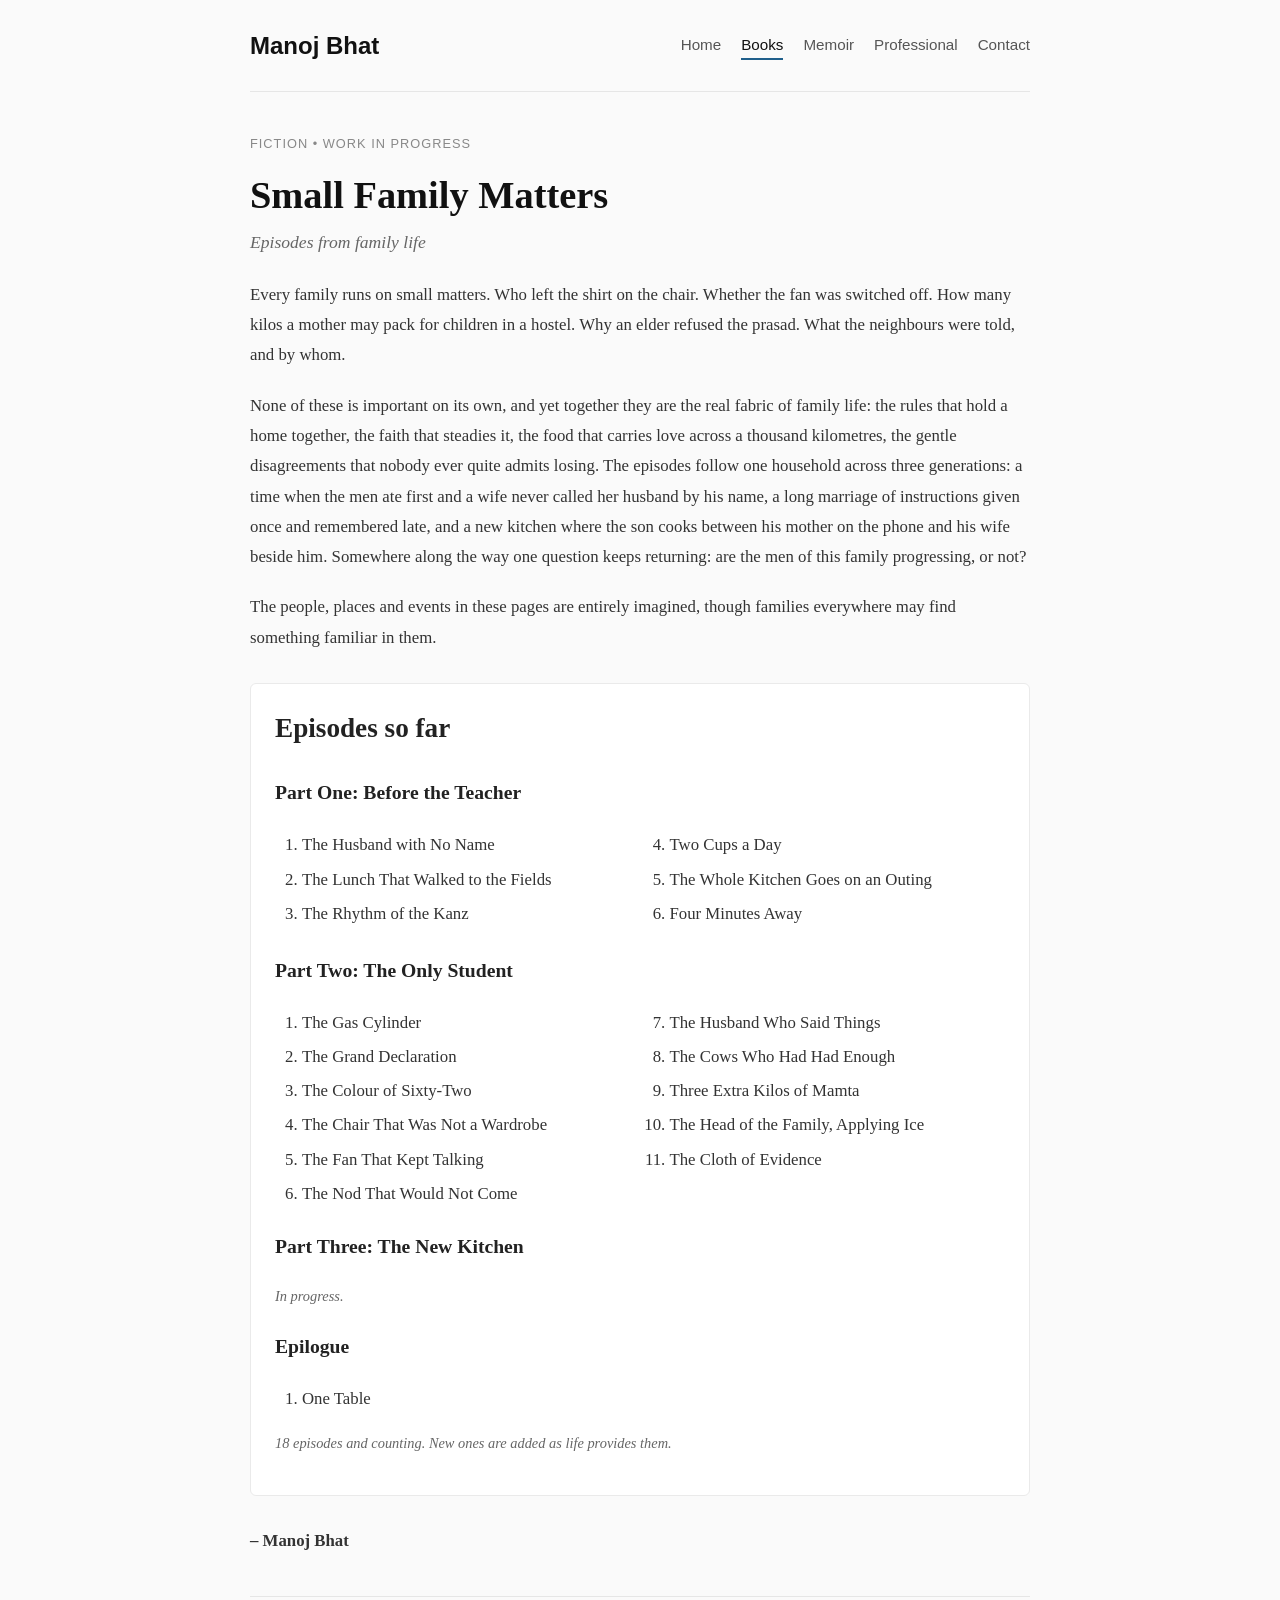
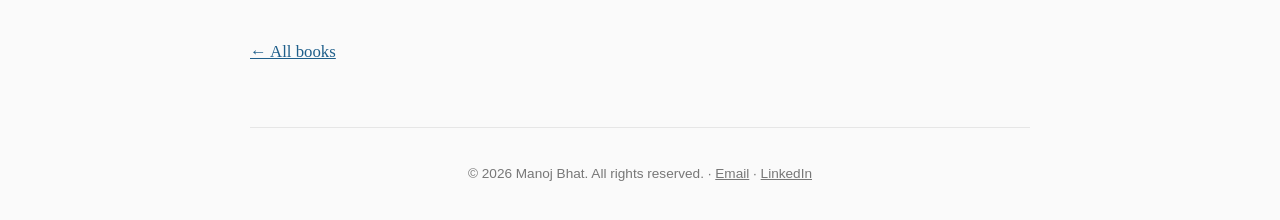
<file: small-family-matters.html>
<!DOCTYPE html>
<html lang="en">
<head>
    <meta charset="UTF-8">
    <meta name="viewport" content="width=device-width, initial-scale=1.0">
    <title>Small Family Matters | Manoj Bhat</title>
    <meta name="description" content="Small Family Matters: gentle, humorous episodes about the everyday matters of family life, by Manoj Bhat. A work in progress.">
    <link rel="stylesheet" href="style.css">
</head>
<body>
    <header>
        <a href="index.html" class="logo">Manoj Bhat</a>
        <nav>
            <a href="index.html">Home</a>
            <a href="books.html" aria-current="page">Books</a>
            <a href="writing.html">Memoir</a>
            <a href="professional.html">Professional</a>
            <a href="index.html#contact">Contact</a>
        </nav>
    </header>
    <main class="reading">
    <div class="meta">Fiction • Work in progress</div>
    <h1>Small Family Matters</h1>
    <p class="tagline"><em>Episodes from family life</em></p>
    <p>Every family runs on small matters. Who left the shirt on the chair. Whether the fan was switched off. How many kilos a mother may pack for children in a hostel. Why an elder refused the prasad. What the neighbours were told, and by whom.</p>
    <p>None of these is important on its own, and yet together they are the real fabric of family life: the rules that hold a home together, the faith that steadies it, the food that carries love across a thousand kilometres, the gentle disagreements that nobody ever quite admits losing. The episodes follow one household across three generations: a time when the men ate first and a wife never called her husband by his name, a long marriage of instructions given once and remembered late, and a new kitchen where the son cooks between his mother on the phone and his wife beside him. Somewhere along the way one question keeps returning: are the men of this family progressing, or not?</p>
    <p>The people, places and events in these pages are entirely imagined, though families everywhere may find something familiar in them.</p>
    <section class="toc" id="episodes">
        <h2>Episodes so far</h2>
        <h3>Part One: Before the Teacher</h3>
        <ol class="passages"><li>The Husband with No Name</li><li>The Lunch That Walked to the Fields</li><li>The Rhythm of the Kanz</li><li>Two Cups a Day</li><li>The Whole Kitchen Goes on an Outing</li><li>Four Minutes Away</li></ol>
        <h3>Part Two: The Only Student</h3>
        <ol class="passages"><li>The Gas Cylinder</li><li>The Grand Declaration</li><li>The Colour of Sixty-Two</li><li>The Chair That Was Not a Wardrobe</li><li>The Fan That Kept Talking</li><li>The Nod That Would Not Come</li><li>The Husband Who Said Things</li><li>The Cows Who Had Had Enough</li><li>Three Extra Kilos of Mamta</li><li>The Head of the Family, Applying Ice</li><li>The Cloth of Evidence</li></ol>
        <h3>Part Three: The New Kitchen</h3>
        <p class="toc-note">In progress.</p>
        <h3>Epilogue</h3>
        <ol class="passages"><li>One Table</li></ol>
        <p class="toc-note">18 episodes and counting. New ones are added as life provides them.</p>
    </section>
    <p><strong>– Manoj Bhat</strong></p>
        <hr>
        <p><a href="books.html">← All books</a></p>
    </main>

    <footer>
        <p>© 2026 Manoj Bhat. All rights reserved. · <a href="mailto:mkbbhat101@gmail.com">Email</a> · <a href="https://www.linkedin.com/in/manoj-bhat-5a628788" target="_blank" rel="noopener">LinkedIn</a></p>
    </footer>
</body>
</html>
</file>
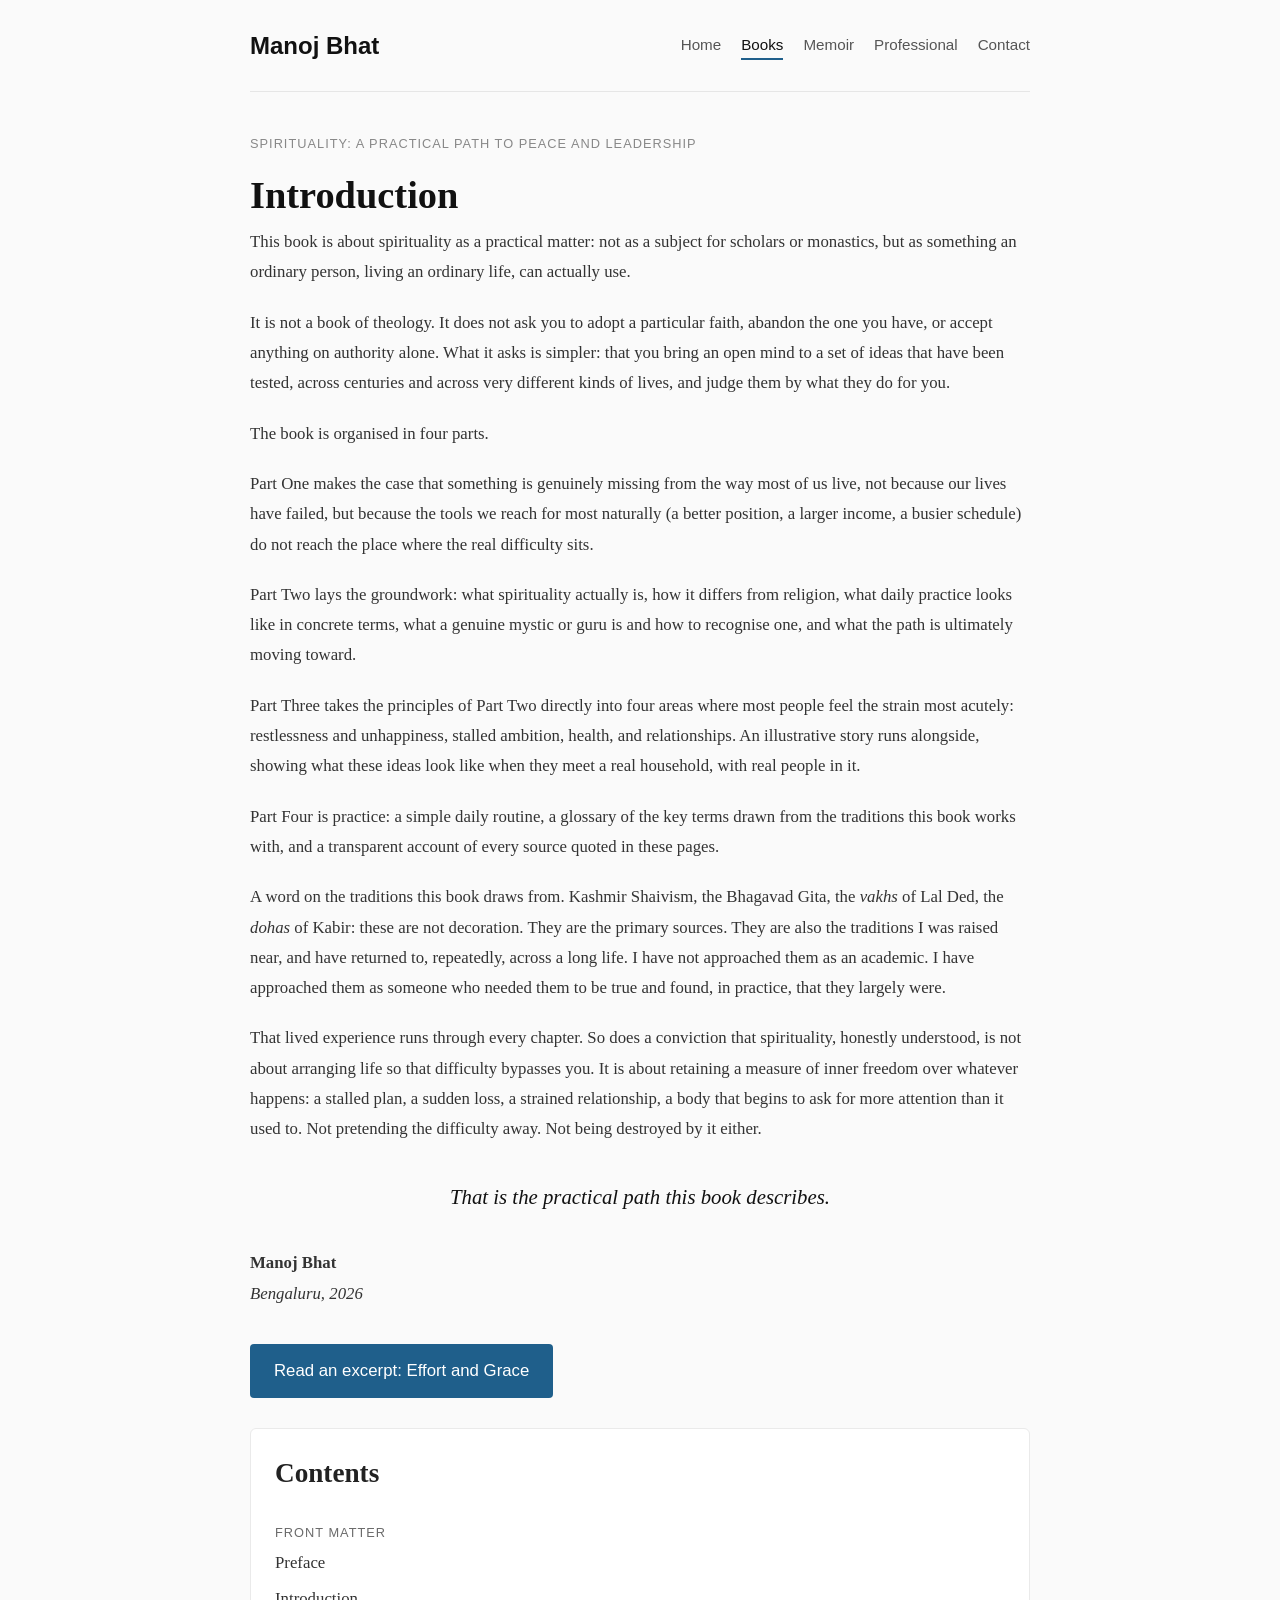
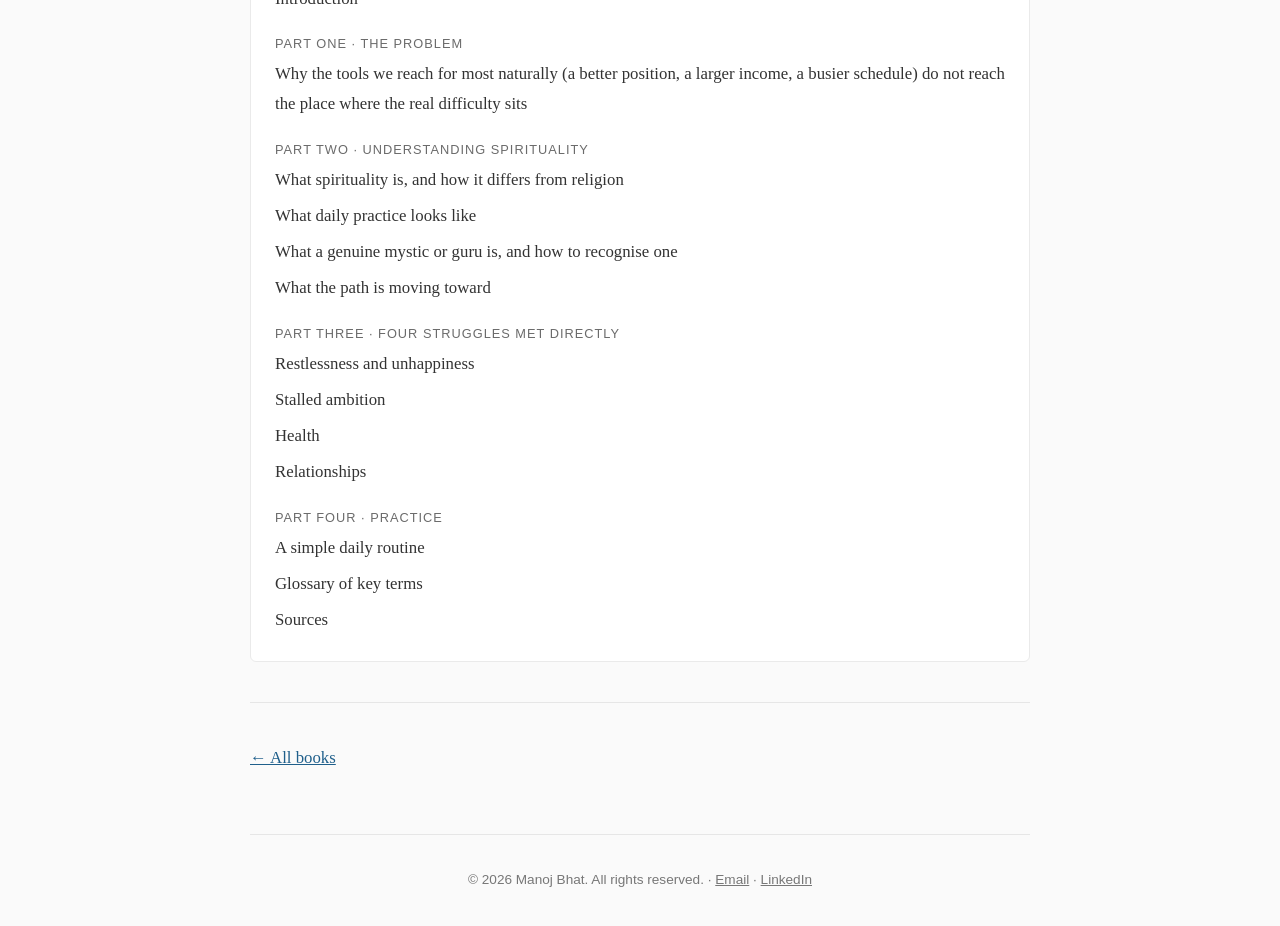
<file: spirituality-introduction.html>
<!DOCTYPE html>
<html lang="en">
<head>
    <meta charset="UTF-8">
    <meta name="viewport" content="width=device-width, initial-scale=1.0">
    <title>Introduction | Spirituality: A Practical Path</title>
    <meta name="description" content="The Introduction to Spirituality: A Practical Path to Peace and Leadership, by Manoj Bhat.">
    <link rel="stylesheet" href="style.css">
</head>
<body>
    <header>
        <a href="index.html" class="logo">Manoj Bhat</a>
        <nav>
            <a href="index.html">Home</a>
            <a href="books.html" aria-current="page">Books</a>
            <a href="writing.html">Memoir</a>
            <a href="professional.html">Professional</a>
            <a href="index.html#contact">Contact</a>
        </nav>
    </header>
    <main class="reading">
    <div class="meta">Spirituality: A Practical Path to Peace and Leadership</div>
    <h1>Introduction</h1>
    <p>This book is about spirituality as a practical matter: not as a subject for scholars or monastics, but as something an ordinary person, living an ordinary life, can actually use.</p>
    <p>It is not a book of theology. It does not ask you to adopt a particular faith, abandon the one you have, or accept anything on authority alone. What it asks is simpler: that you bring an open mind to a set of ideas that have been tested, across centuries and across very different kinds of lives, and judge them by what they do for you.</p>
    <p>The book is organised in four parts.</p>
    <p>Part One makes the case that something is genuinely missing from the way most of us live, not because our lives have failed, but because the tools we reach for most naturally (a better position, a larger income, a busier schedule) do not reach the place where the real difficulty sits.</p>
    <p>Part Two lays the groundwork: what spirituality actually is, how it differs from religion, what daily practice looks like in concrete terms, what a genuine mystic or guru is and how to recognise one, and what the path is ultimately moving toward.</p>
    <p>Part Three takes the principles of Part Two directly into four areas where most people feel the strain most acutely: restlessness and unhappiness, stalled ambition, health, and relationships. An illustrative story runs alongside, showing what these ideas look like when they meet a real household, with real people in it.</p>
    <p>Part Four is practice: a simple daily routine, a glossary of the key terms drawn from the traditions this book works with, and a transparent account of every source quoted in these pages.</p>
    <p>A word on the traditions this book draws from. Kashmir Shaivism, the Bhagavad Gita, the <em>vakhs</em> of Lal Ded, the <em>dohas</em> of Kabir: these are not decoration. They are the primary sources. They are also the traditions I was raised near, and have returned to, repeatedly, across a long life. I have not approached them as an academic. I have approached them as someone who needed them to be true and found, in practice, that they largely were.</p>
    <p>That lived experience runs through every chapter. So does a conviction that spirituality, honestly understood, is not about arranging life so that difficulty bypasses you. It is about retaining a measure of inner freedom over whatever happens: a stalled plan, a sudden loss, a strained relationship, a body that begins to ask for more attention than it used to. Not pretending the difficulty away. Not being destroyed by it either.</p>
    <p class="pull">That is the practical path this book describes.</p>
    <p><strong>Manoj Bhat</strong><br><em>Bengaluru, 2026</em></p>
    <p><a href="effort-and-grace.html" class="btn">Read an excerpt: Effort and Grace</a></p>
    <section class="toc" id="contents">
        <h2>Contents</h2>
        <div class="part">Front matter</div>
        <ul><li>Preface</li><li>Introduction</li></ul>
        <div class="part">Part One · The Problem</div>
        <ul><li>Why the tools we reach for most naturally (a better position, a larger income, a busier schedule) do not reach the place where the real difficulty sits</li></ul>
        <div class="part">Part Two · Understanding Spirituality</div>
        <ul><li>What spirituality is, and how it differs from religion</li><li>What daily practice looks like</li><li>What a genuine mystic or guru is, and how to recognise one</li><li>What the path is moving toward</li></ul>
        <div class="part">Part Three · Four Struggles Met Directly</div>
        <ul><li>Restlessness and unhappiness</li><li>Stalled ambition</li><li>Health</li><li>Relationships</li></ul>
        <div class="part">Part Four · Practice</div>
        <ul><li>A simple daily routine</li><li>Glossary of key terms</li><li>Sources</li></ul>
    </section>

        <hr>
        <p><a href="books.html">← All books</a></p>
    </main>

    <footer>
        <p>© 2026 Manoj Bhat. All rights reserved. · <a href="mailto:mkbbhat101@gmail.com">Email</a> · <a href="https://www.linkedin.com/in/manoj-bhat-5a628788" target="_blank" rel="noopener">LinkedIn</a></p>
    </footer>
</body>
</html>
</file>
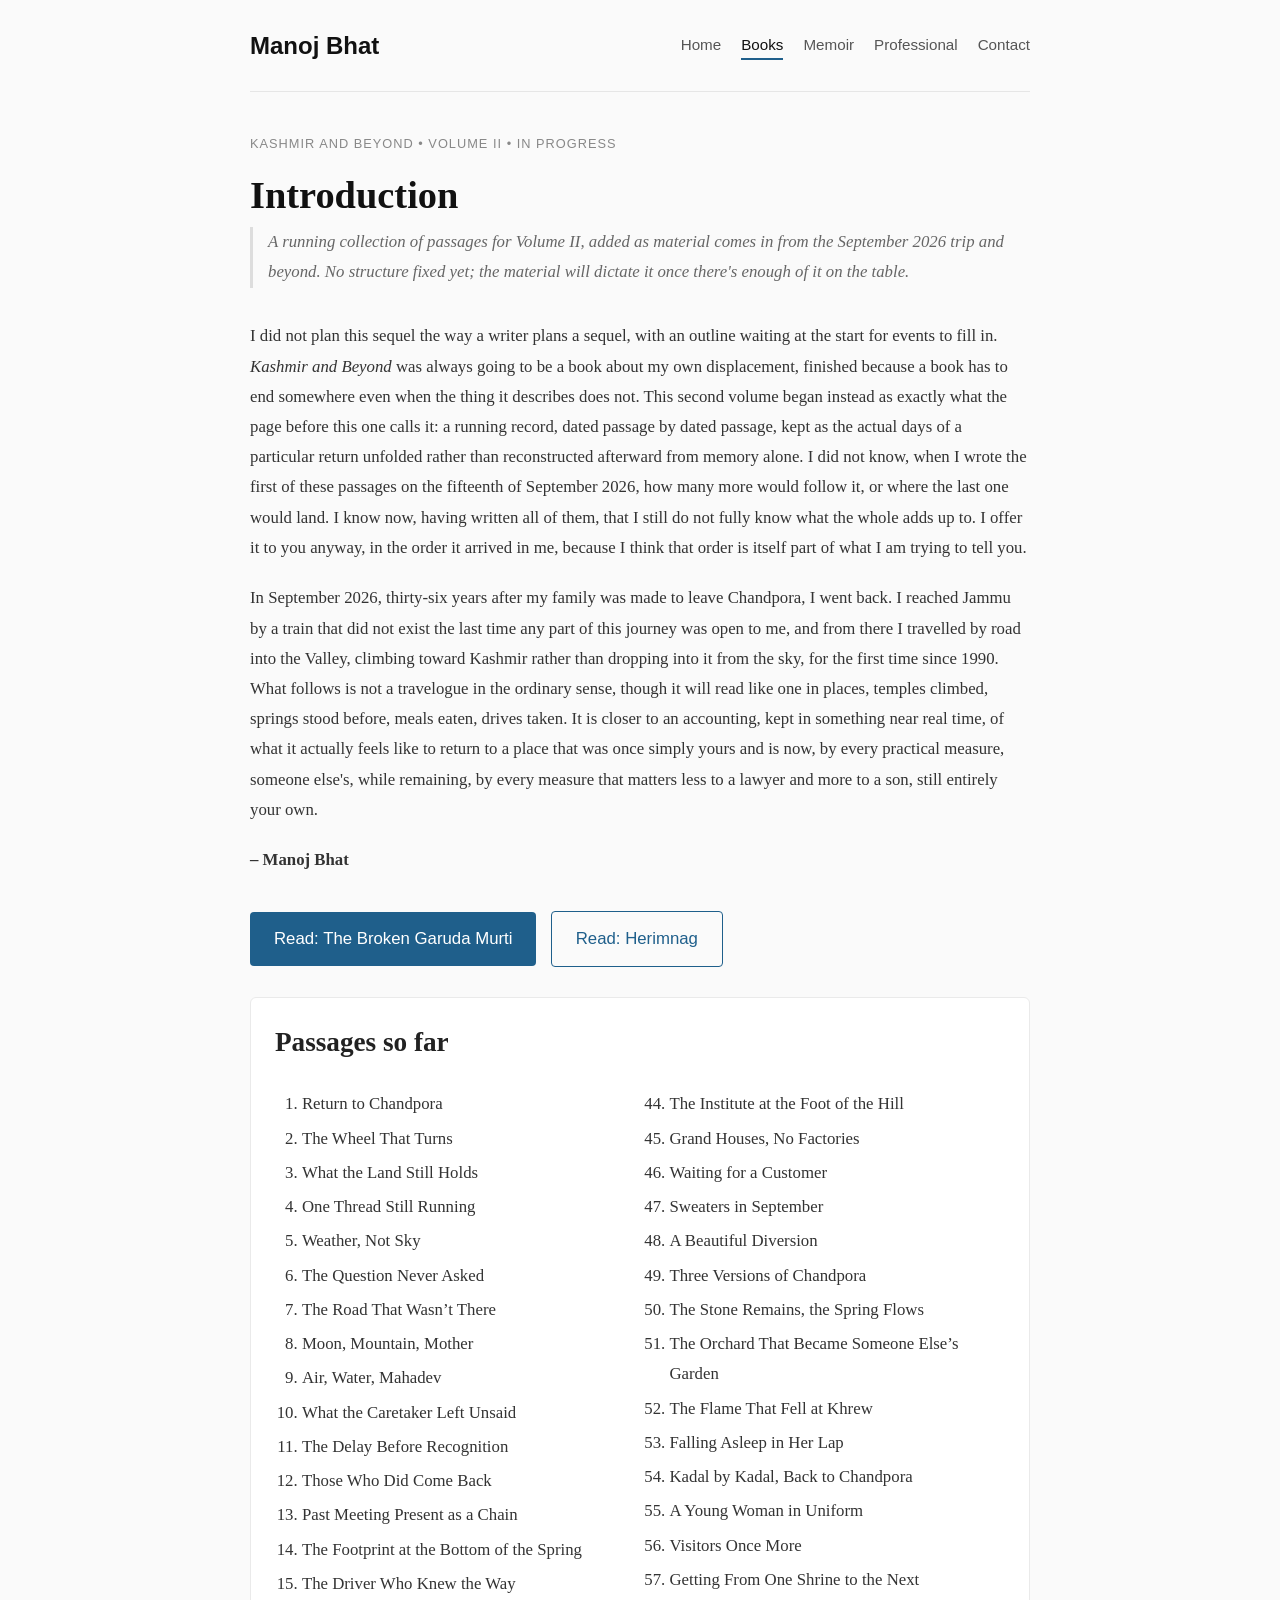
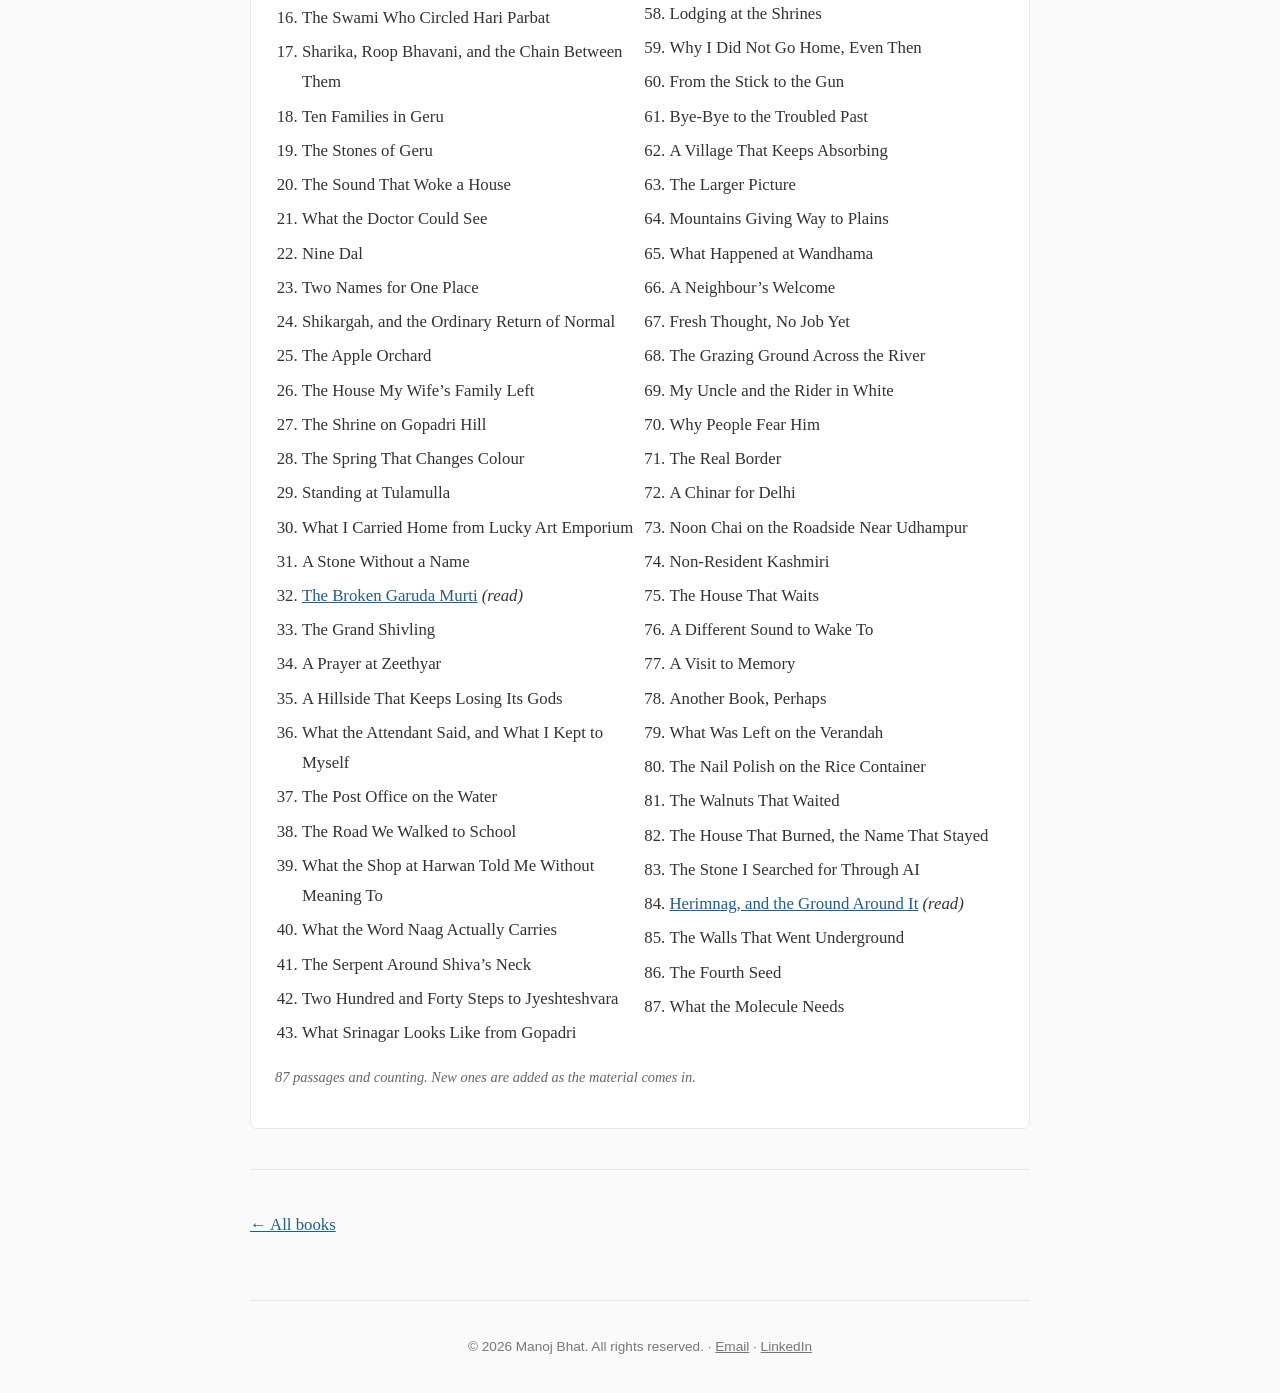
<file: volume-2-introduction.html>
<!DOCTYPE html>
<html lang="en">
<head>
    <meta charset="UTF-8">
    <meta name="viewport" content="width=device-width, initial-scale=1.0">
    <title>Introduction | Kashmir and Beyond, Volume II</title>
    <meta name="description" content="The Introduction to Kashmir and Beyond, Volume II, by Manoj Bhat: a return to Chandpora in September 2026.">
    <link rel="stylesheet" href="style.css">
</head>
<body>
    <header>
        <a href="index.html" class="logo">Manoj Bhat</a>
        <nav>
            <a href="index.html">Home</a>
            <a href="books.html" aria-current="page">Books</a>
            <a href="writing.html">Memoir</a>
            <a href="professional.html">Professional</a>
            <a href="index.html#contact">Contact</a>
        </nav>
    </header>
    <main class="reading">
    <div class="meta">Kashmir and Beyond • Volume II • In progress</div>
    <h1>Introduction</h1>
    <p class="note">A running collection of passages for Volume II, added as material comes in from the September 2026 trip and beyond. No structure fixed yet; the material will dictate it once there's enough of it on the table.</p>
    <p>I did not plan this sequel the way a writer plans a sequel, with an outline waiting at the start for events to fill in. <em>Kashmir and Beyond</em> was always going to be a book about my own displacement, finished because a book has to end somewhere even when the thing it describes does not. This second volume began instead as exactly what the page before this one calls it: a running record, dated passage by dated passage, kept as the actual days of a particular return unfolded rather than reconstructed afterward from memory alone. I did not know, when I wrote the first of these passages on the fifteenth of September 2026, how many more would follow it, or where the last one would land. I know now, having written all of them, that I still do not fully know what the whole adds up to. I offer it to you anyway, in the order it arrived in me, because I think that order is itself part of what I am trying to tell you.</p>
    <p>In September 2026, thirty-six years after my family was made to leave Chandpora, I went back. I reached Jammu by a train that did not exist the last time any part of this journey was open to me, and from there I travelled by road into the Valley, climbing toward Kashmir rather than dropping into it from the sky, for the first time since 1990. What follows is not a travelogue in the ordinary sense, though it will read like one in places, temples climbed, springs stood before, meals eaten, drives taken. It is closer to an accounting, kept in something near real time, of what it actually feels like to return to a place that was once simply yours and is now, by every practical measure, someone else's, while remaining, by every measure that matters less to a lawyer and more to a son, still entirely your own.</p>
    <p><strong>– Manoj Bhat</strong></p>
    <p><a href="garuda-zeethyar.html" class="btn">Read: The Broken Garuda Murti</a> <a href="herimnag.html" class="btn secondary">Read: Herimnag</a></p>
    <section class="toc" id="passages">
        <h2>Passages so far</h2>
        <ol class="passages"><li>Return to Chandpora</li><li>The Wheel That Turns</li><li>What the Land Still Holds</li><li>One Thread Still Running</li><li>Weather, Not Sky</li><li>The Question Never Asked</li><li>The Road That Wasn’t There</li><li>Moon, Mountain, Mother</li><li>Air, Water, Mahadev</li><li>What the Caretaker Left Unsaid</li><li>The Delay Before Recognition</li><li>Those Who Did Come Back</li><li>Past Meeting Present as a Chain</li><li>The Footprint at the Bottom of the Spring</li><li>The Driver Who Knew the Way</li><li>The Swami Who Circled Hari Parbat</li><li>Sharika, Roop Bhavani, and the Chain Between Them</li><li>Ten Families in Geru</li><li>The Stones of Geru</li><li>The Sound That Woke a House</li><li>What the Doctor Could See</li><li>Nine Dal</li><li>Two Names for One Place</li><li>Shikargah, and the Ordinary Return of Normal</li><li>The Apple Orchard</li><li>The House My Wife’s Family Left</li><li>The Shrine on Gopadri Hill</li><li>The Spring That Changes Colour</li><li>Standing at Tulamulla</li><li>What I Carried Home from Lucky Art Emporium</li><li>A Stone Without a Name</li><li><a href="garuda-zeethyar.html">The Broken Garuda Murti</a> <em>(read)</em></li><li>The Grand Shivling</li><li>A Prayer at Zeethyar</li><li>A Hillside That Keeps Losing Its Gods</li><li>What the Attendant Said, and What I Kept to Myself</li><li>The Post Office on the Water</li><li>The Road We Walked to School</li><li>What the Shop at Harwan Told Me Without Meaning To</li><li>What the Word Naag Actually Carries</li><li>The Serpent Around Shiva’s Neck</li><li>Two Hundred and Forty Steps to Jyeshteshvara</li><li>What Srinagar Looks Like from Gopadri</li><li>The Institute at the Foot of the Hill</li><li>Grand Houses, No Factories</li><li>Waiting for a Customer</li><li>Sweaters in September</li><li>A Beautiful Diversion</li><li>Three Versions of Chandpora</li><li>The Stone Remains, the Spring Flows</li><li>The Orchard That Became Someone Else’s Garden</li><li>The Flame That Fell at Khrew</li><li>Falling Asleep in Her Lap</li><li>Kadal by Kadal, Back to Chandpora</li><li>A Young Woman in Uniform</li><li>Visitors Once More</li><li>Getting From One Shrine to the Next</li><li>Lodging at the Shrines</li><li>Why I Did Not Go Home, Even Then</li><li>From the Stick to the Gun</li><li>Bye-Bye to the Troubled Past</li><li>A Village That Keeps Absorbing</li><li>The Larger Picture</li><li>Mountains Giving Way to Plains</li><li>What Happened at Wandhama</li><li>A Neighbour’s Welcome</li><li>Fresh Thought, No Job Yet</li><li>The Grazing Ground Across the River</li><li>My Uncle and the Rider in White</li><li>Why People Fear Him</li><li>The Real Border</li><li>A Chinar for Delhi</li><li>Noon Chai on the Roadside Near Udhampur</li><li>Non-Resident Kashmiri</li><li>The House That Waits</li><li>A Different Sound to Wake To</li><li>A Visit to Memory</li><li>Another Book, Perhaps</li><li>What Was Left on the Verandah</li><li>The Nail Polish on the Rice Container</li><li>The Walnuts That Waited</li><li>The House That Burned, the Name That Stayed</li><li>The Stone I Searched for Through AI</li><li><a href="herimnag.html">Herimnag, and the Ground Around It</a> <em>(read)</em></li><li>The Walls That Went Underground</li><li>The Fourth Seed</li><li>What the Molecule Needs</li></ol>
        <p class="toc-note">87 passages and counting. New ones are added as the material comes in.</p>
    </section>
        <hr>
        <p><a href="books.html">← All books</a></p>
    </main>

    <footer>
        <p>© 2026 Manoj Bhat. All rights reserved. · <a href="mailto:mkbbhat101@gmail.com">Email</a> · <a href="https://www.linkedin.com/in/manoj-bhat-5a628788" target="_blank" rel="noopener">LinkedIn</a></p>
    </footer>
</body>
</html>
</file>
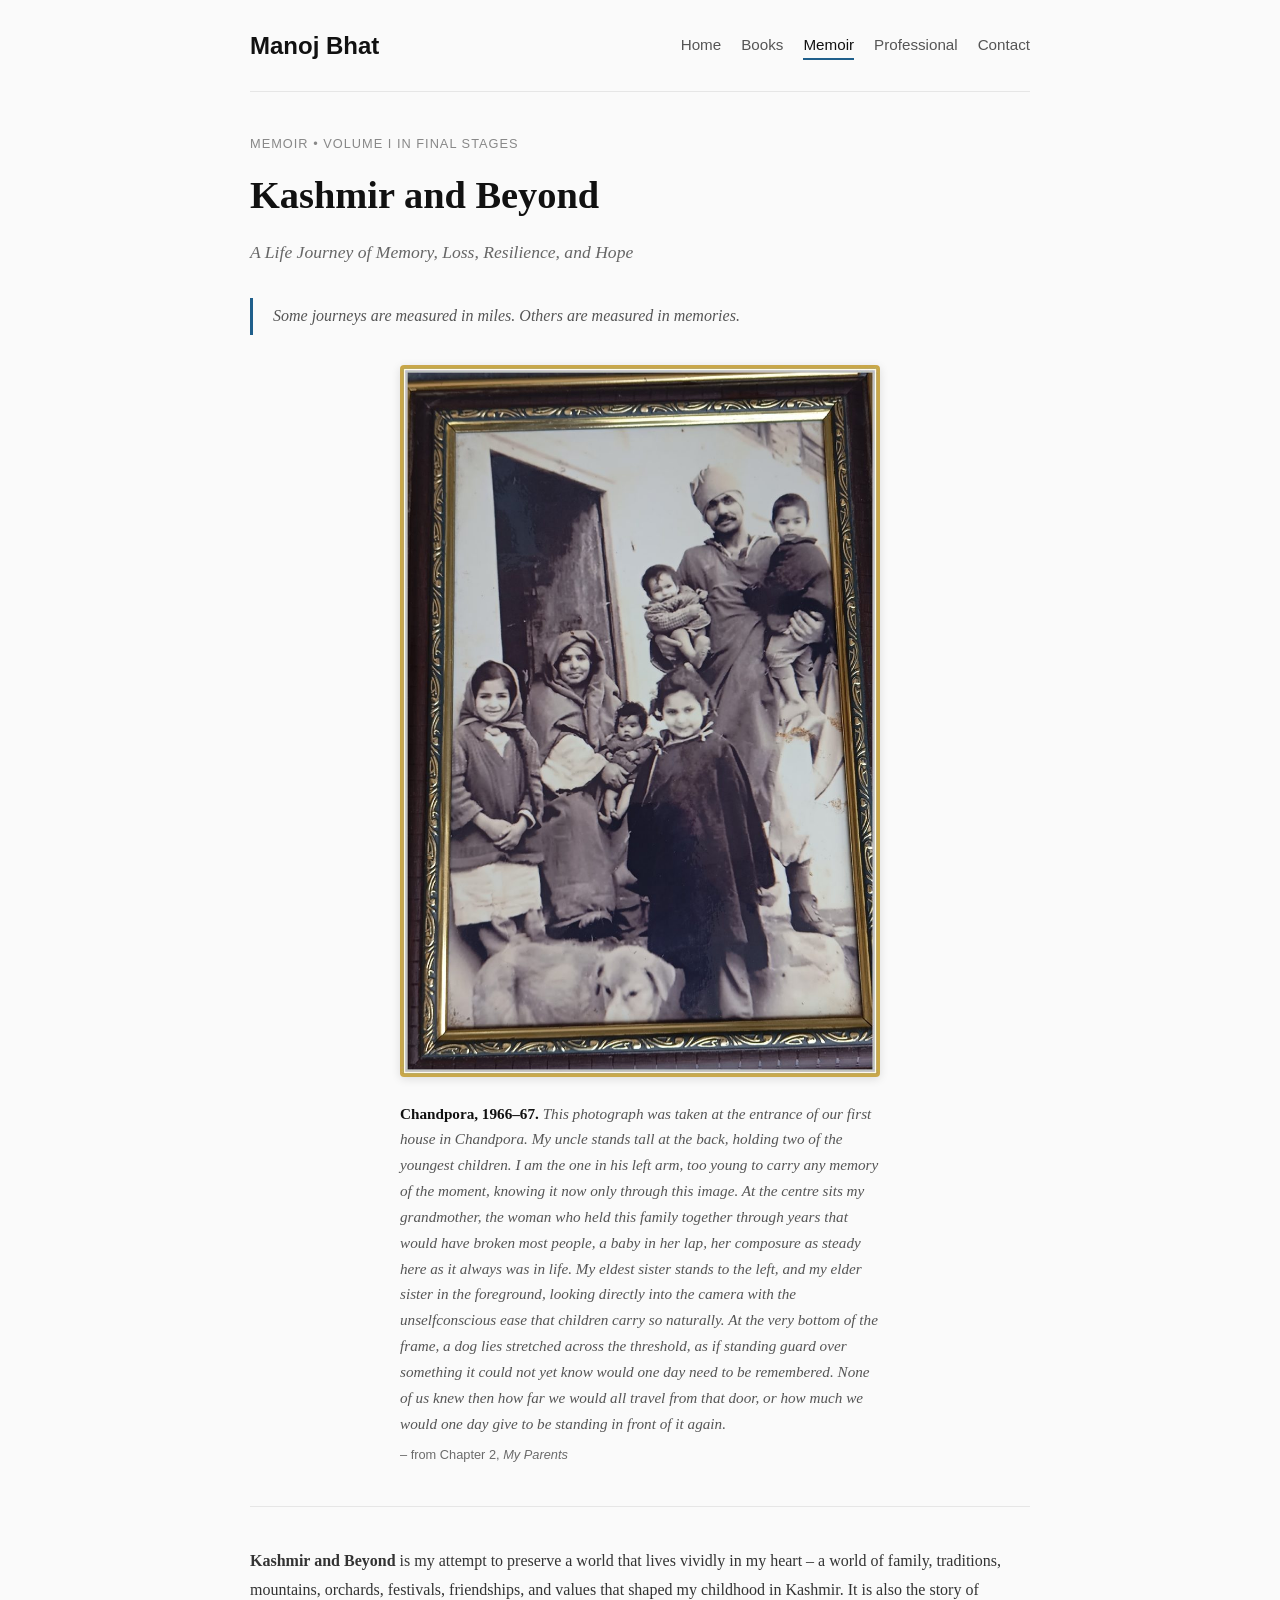
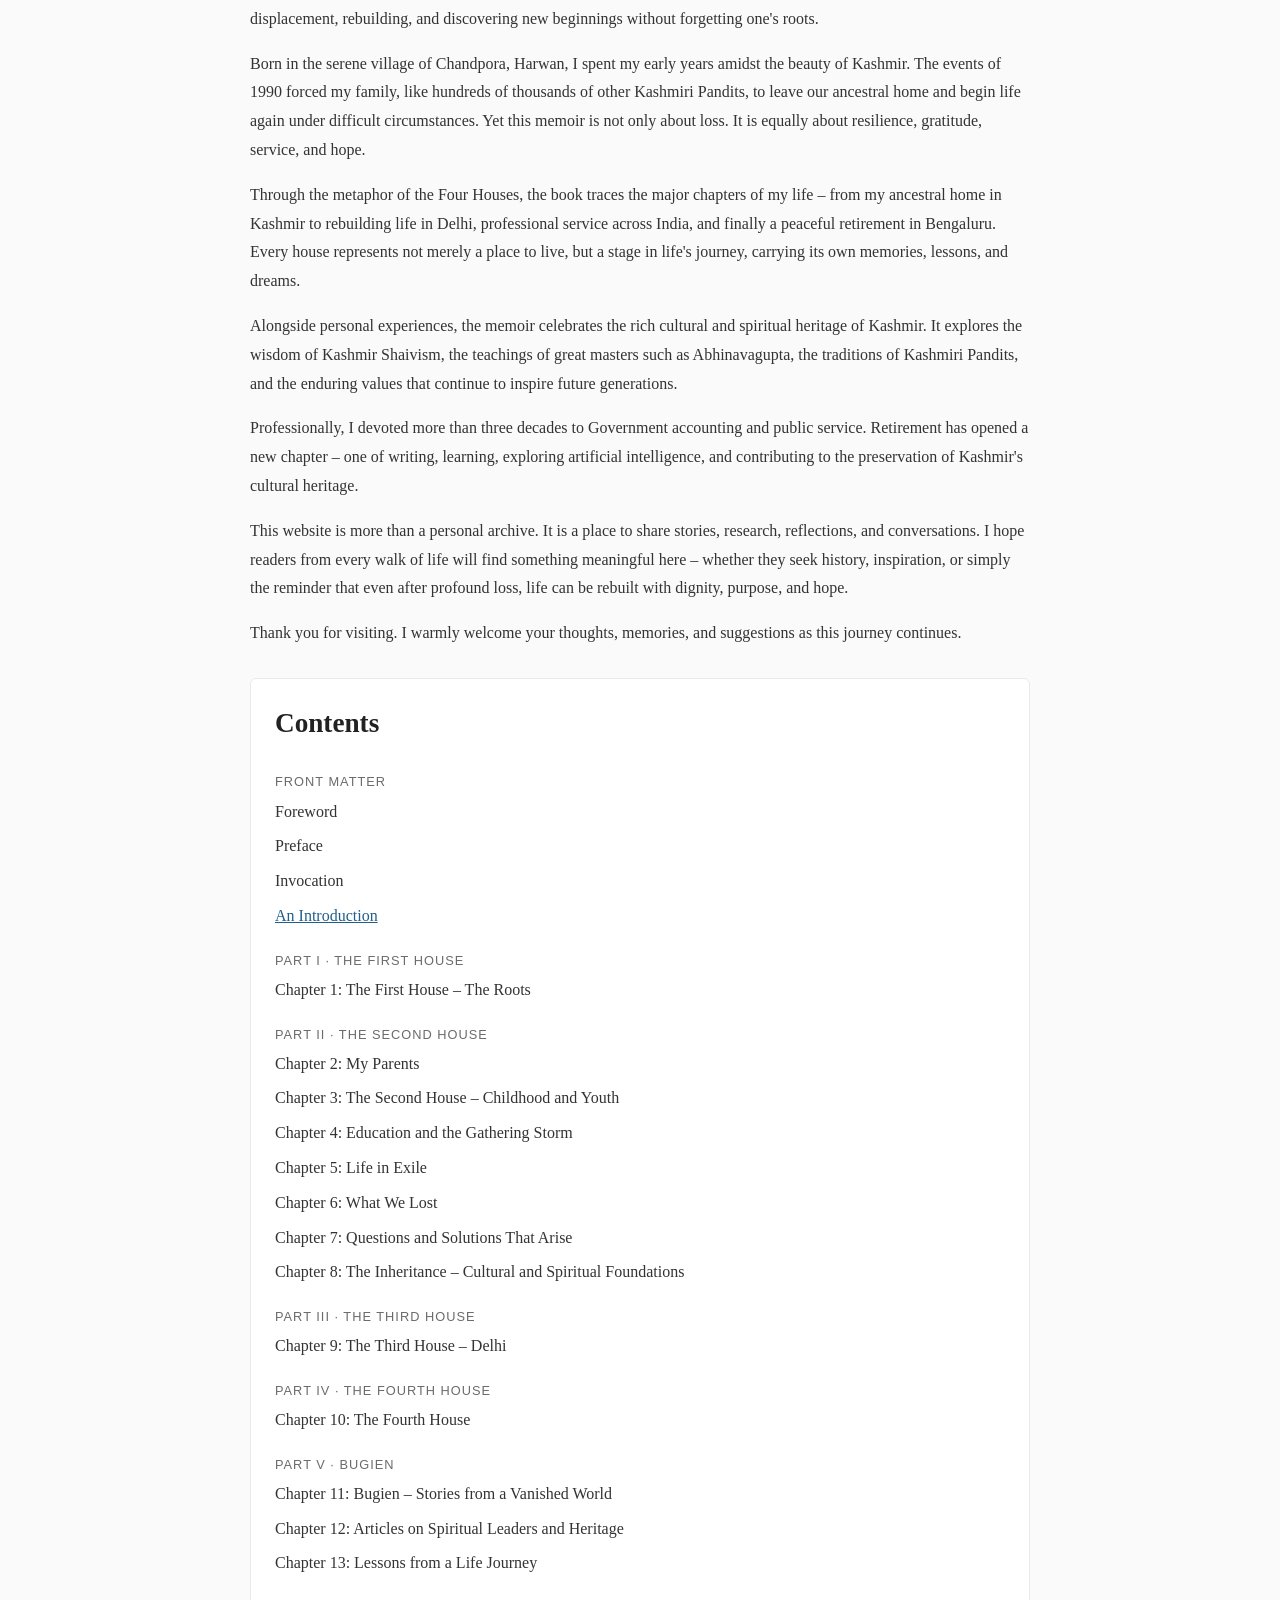
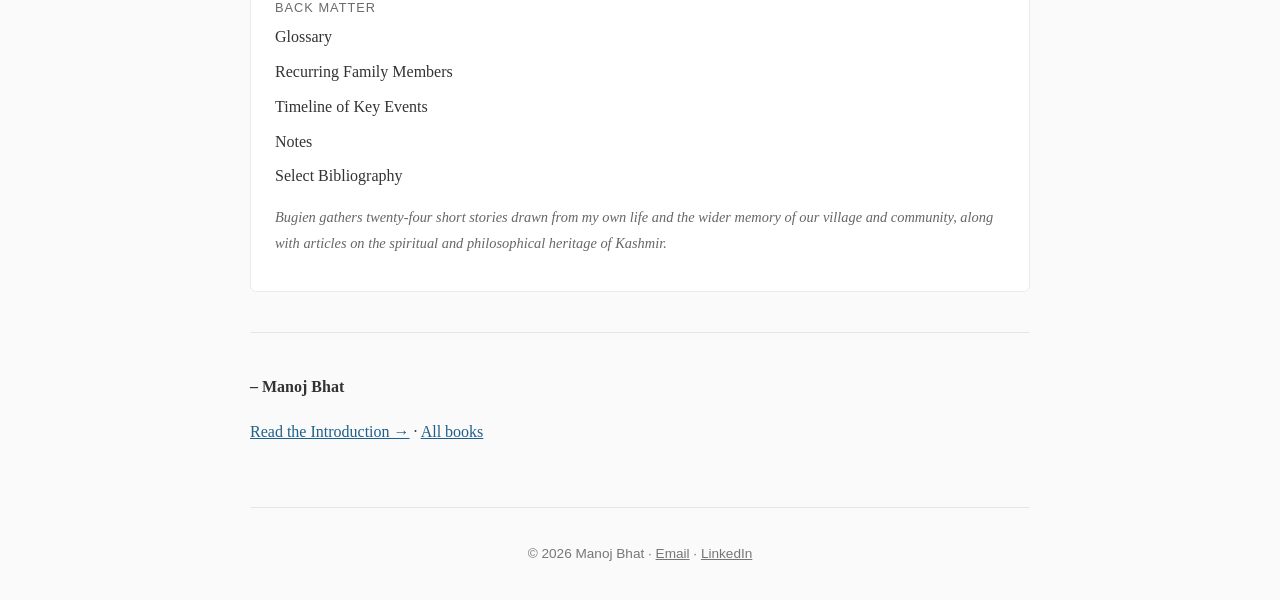
<file: writing.html>
<!DOCTYPE html>
<html lang="en">
<head>
    <meta charset="UTF-8">
    <meta name="viewport" content="width=device-width, initial-scale=1.0">
    <title>Kashmir and Beyond | Manoj Bhat</title>
    <meta name="description" content="Kashmir and Beyond: a memoir by Manoj Bhat – a life journey of memory, loss, resilience, and hope, from Chandpora, Harwan, to Bengaluru.">
    <link rel="stylesheet" href="style.css">
</head>
<body>

    <header>
        <a href="index.html" class="logo">Manoj Bhat</a>
        <nav>
            <a href="index.html">Home</a>
            <a href="books.html">Books</a>
            <a href="writing.html" aria-current="page">Memoir</a>
            <a href="professional.html">Professional</a>
            <a href="index.html#contact">Contact</a>
        </nav>
    </header>

    <main>
        <div class="meta">Memoir • Volume I in final stages</div>
        <h1>Kashmir and Beyond</h1>
        <p class="tagline">A Life Journey of Memory, Loss, Resilience, and Hope</p>

        <blockquote>Some journeys are measured in miles. Others are measured in memories.</blockquote>

        <figure class="photo">
            <img src="images/family-chandpora.jpg" width="900" height="1334" loading="lazy"
                 alt="Black-and-white family photograph from Chandpora, 1966–67: the author’s uncle in a turban holds two small children, his grandmother sits with a baby in her lap, two young sisters stand in front, and a dog lies across the threshold of the family’s first house.">
            <figcaption>
                <strong>Chandpora, 1966–67.</strong>
                This photograph was taken at the entrance of our first house in Chandpora. My uncle stands tall at the back, holding two of the youngest children. I am the one in his left arm, too young to carry any memory of the moment, knowing it now only through this image. At the centre sits my grandmother, the woman who held this family together through years that would have broken most people, a baby in her lap, her composure as steady here as it always was in life. My eldest sister stands to the left, and my elder sister in the foreground, looking directly into the camera with the unselfconscious ease that children carry so naturally. At the very bottom of the frame, a dog lies stretched across the threshold, as if standing guard over something it could not yet know would one day need to be remembered. None of us knew then how far we would all travel from that door, or how much we would one day give to be standing in front of it again.
                <span class="source">– from Chapter 2, <em>My Parents</em></span>
            </figcaption>
        </figure>

        <hr>

        <p><strong>Kashmir and Beyond</strong> is my attempt to preserve a world that lives vividly in my heart – a world of family, traditions, mountains, orchards, festivals, friendships, and values that shaped my childhood in Kashmir. It is also the story of displacement, rebuilding, and discovering new beginnings without forgetting one's roots.</p>

        <p>Born in the serene village of Chandpora, Harwan, I spent my early years amidst the beauty of Kashmir. The events of 1990 forced my family, like hundreds of thousands of other Kashmiri Pandits, to leave our ancestral home and begin life again under difficult circumstances. Yet this memoir is not only about loss. It is equally about resilience, gratitude, service, and hope.</p>

        <p>Through the metaphor of the Four Houses, the book traces the major chapters of my life – from my ancestral home in Kashmir to rebuilding life in Delhi, professional service across India, and finally a peaceful retirement in Bengaluru. Every house represents not merely a place to live, but a stage in life's journey, carrying its own memories, lessons, and dreams.</p>

        <p>Alongside personal experiences, the memoir celebrates the rich cultural and spiritual heritage of Kashmir. It explores the wisdom of Kashmir Shaivism, the teachings of great masters such as Abhinavagupta, the traditions of Kashmiri Pandits, and the enduring values that continue to inspire future generations.</p>

        <p>Professionally, I devoted more than three decades to Government accounting and public service. Retirement has opened a new chapter – one of writing, learning, exploring artificial intelligence, and contributing to the preservation of Kashmir's cultural heritage.</p>

        <p>This website is more than a personal archive. It is a place to share stories, research, reflections, and conversations. I hope readers from every walk of life will find something meaningful here – whether they seek history, inspiration, or simply the reminder that even after profound loss, life can be rebuilt with dignity, purpose, and hope.</p>

        <p>Thank you for visiting. I warmly welcome your thoughts, memories, and suggestions as this journey continues.</p>

        <section class="toc" id="contents">
            <h2>Contents</h2>
            <div class="part">Front matter</div>
            <ul><li>Foreword</li><li>Preface</li><li>Invocation</li><li><a href="introduction.html">An Introduction</a></li></ul>
            <div class="part">Part I · The First House</div>
            <ul><li>Chapter 1: The First House – The Roots</li></ul>
            <div class="part">Part II · The Second House</div>
            <ul><li>Chapter 2: My Parents</li><li>Chapter 3: The Second House – Childhood and Youth</li><li>Chapter 4: Education and the Gathering Storm</li><li>Chapter 5: Life in Exile</li><li>Chapter 6: What We Lost</li><li>Chapter 7: Questions and Solutions That Arise</li><li>Chapter 8: The Inheritance – Cultural and Spiritual Foundations</li></ul>
            <div class="part">Part III · The Third House</div>
            <ul><li>Chapter 9: The Third House – Delhi</li></ul>
            <div class="part">Part IV · The Fourth House</div>
            <ul><li>Chapter 10: The Fourth House</li></ul>
            <div class="part">Part V · Bugien</div>
            <ul><li>Chapter 11: Bugien – Stories from a Vanished World</li><li>Chapter 12: Articles on Spiritual Leaders and Heritage</li><li>Chapter 13: Lessons from a Life Journey</li></ul>
            <div class="part">Back matter</div>
            <ul><li>Glossary</li><li>Recurring Family Members</li><li>Timeline of Key Events</li><li>Notes</li><li>Select Bibliography</li></ul>
            <p class="toc-note">Bugien gathers twenty-four short stories drawn from my own life and the wider memory of our village and community, along with articles on the spiritual and philosophical heritage of Kashmir.</p>
        </section>

        <hr>
        <p><strong>– Manoj Bhat</strong></p>

        <p><a href="introduction.html">Read the Introduction →</a> · <a href="books.html">All books</a></p>
    </main>

    <footer>
        <p>© 2026 Manoj Bhat · <a href="mailto:mkbbhat101@gmail.com">Email</a> · <a href="https://www.linkedin.com/in/manoj-bhat-5a628788" target="_blank" rel="noopener">LinkedIn</a></p>
    </footer>

</body>
</html>
</file>
<file: style.css>
/* Shared styles for manojbhat.github.io */
:root {
    --text: #333;
    --heading: #111;
    --muted: #6b6b6b;
    --line: #e6e6e6;
    --bg: #fafafa;
    --card: #fff;
    --accent: #1f5f8b;
    --accent-dark: #164766;
    --sans: -apple-system, BlinkMacSystemFont, "Segoe UI", Roboto, Helvetica, Arial, sans-serif;
}

* { box-sizing: border-box; }

body {
    font-family: Georgia, "Times New Roman", serif;
    line-height: 1.8;
    color: var(--text);
    background-color: var(--bg);
    max-width: 820px;
    margin: 0 auto;
    padding: 0 20px;
}

a { color: var(--accent); }
a:hover { color: var(--accent-dark); }

/* Header & navigation */
header {
    display: flex;
    flex-wrap: wrap;
    justify-content: space-between;
    align-items: center;
    gap: 10px;
    padding: 24px 0;
    border-bottom: 1px solid var(--line);
    margin-bottom: 40px;
}
.logo { font-family: var(--sans); font-size: 1.5rem; font-weight: bold; color: var(--heading); text-decoration: none; }
nav { display: flex; flex-wrap: wrap; gap: 6px 20px; }
nav a { font-family: var(--sans); font-size: 0.95rem; color: #555; text-decoration: none; }
nav a:hover, nav a[aria-current="page"] { color: var(--heading); border-bottom: 2px solid var(--accent); }

/* Typography */
h1 { font-size: 2.4rem; line-height: 1.25; color: var(--heading); margin: 0 0 8px; }
h2 { font-size: 1.7rem; color: #222; margin-top: 30px; }
h3 { color: #222; }
.meta { font-family: var(--sans); font-size: 0.8rem; text-transform: uppercase; letter-spacing: 1px; color: #888; margin-bottom: 16px; }
.tagline { font-style: italic; color: #666; font-size: 1.1rem; margin-bottom: 30px; }
.lead { font-size: 1.15rem; }

section { margin-bottom: 40px; }
ul { padding-left: 20px; }
li { margin-bottom: 10px; }
hr { border: 0; border-top: 1px solid var(--line); margin: 40px 0; }

/* Cards */
.cards { display: grid; grid-template-columns: repeat(auto-fit, minmax(230px, 1fr)); gap: 18px; }
.card { background: var(--card); padding: 20px; border: 1px solid var(--line); border-radius: 6px; }
.card h3 { margin-top: 0; font-size: 1.15rem; }
.card p { margin-bottom: 0; }
.status { display: inline-block; font-family: var(--sans); font-size: 0.75rem; text-transform: uppercase; letter-spacing: 1px; color: var(--accent); background: #eaf2f8; padding: 2px 8px; border-radius: 3px; margin-bottom: 8px; }

/* Buttons */
.btn { display: inline-block; padding: 12px 24px; background-color: var(--accent); color: #fff; text-decoration: none; border-radius: 4px; font-family: var(--sans); font-weight: 500; margin: 15px 10px 0 0; }
.btn:hover { background-color: var(--accent-dark); color: #fff; }
.btn.secondary { background: transparent; color: var(--accent); border: 1px solid var(--accent); }
.btn.secondary:hover { background: #eaf2f8; color: var(--accent-dark); }

blockquote { margin: 20px 0; padding: 4px 20px; border-left: 3px solid var(--accent); color: #555; font-style: italic; }

footer { font-family: var(--sans); font-size: 0.85rem; color: #777; text-align: center; margin-top: 60px; padding: 20px 0; border-top: 1px solid var(--line); }
footer a { color: #777; }

@media (max-width: 600px) {
    h1 { font-size: 1.9rem; }
    h2 { font-size: 1.45rem; }
    header { flex-direction: column; align-items: flex-start; }
}

/* Photographs */
figure.photo { margin: 30px auto; max-width: 480px; text-align: center; }
figure.photo img { width: 100%; height: auto; border-radius: 4px; box-shadow: 0 2px 10px rgba(0, 0, 0, 0.12); }
figure.photo figcaption { font-size: 0.95rem; font-style: italic; line-height: 1.7; color: #555; margin-top: 14px; text-align: left; }
figure.photo figcaption strong { font-style: normal; color: var(--heading); }
figure.photo figcaption .source { display: block; margin-top: 8px; font-family: var(--sans); font-style: normal; font-size: 0.8rem; color: var(--muted); }

/* Long-form reading pages (book introductions) */
.reading { font-size: 1.05rem; }
.reading p { margin: 0 0 1.2em; }
.reading .pull { font-style: italic; font-size: 1.3rem; color: var(--heading); text-align: center; margin: 1.6em 0; }
.reading .note { font-style: italic; color: #666; border-left: 3px solid #ddd; padding-left: 15px; margin-bottom: 2em; }

/* Contents lists */
.toc { background: #fff; border: 1px solid #eaeaea; border-radius: 6px; padding: 20px 24px; margin: 30px 0; }
.toc h2 { margin-top: 0; }
.toc .part { font-family: var(--sans); font-size: 0.8rem; text-transform: uppercase; letter-spacing: 1px; color: var(--muted); margin: 18px 0 4px; }
.toc ul { list-style: none; padding-left: 0; margin: 0; }
.toc li { margin-bottom: 6px; }
.toc ol.passages { padding-left: 1.6em; columns: 2 260px; column-gap: 32px; }
.toc ol.passages li { break-inside: avoid; margin-bottom: 4px; }
.toc .toc-note { font-size: 0.9rem; font-style: italic; color: #666; margin-top: 14px; }
</file>
